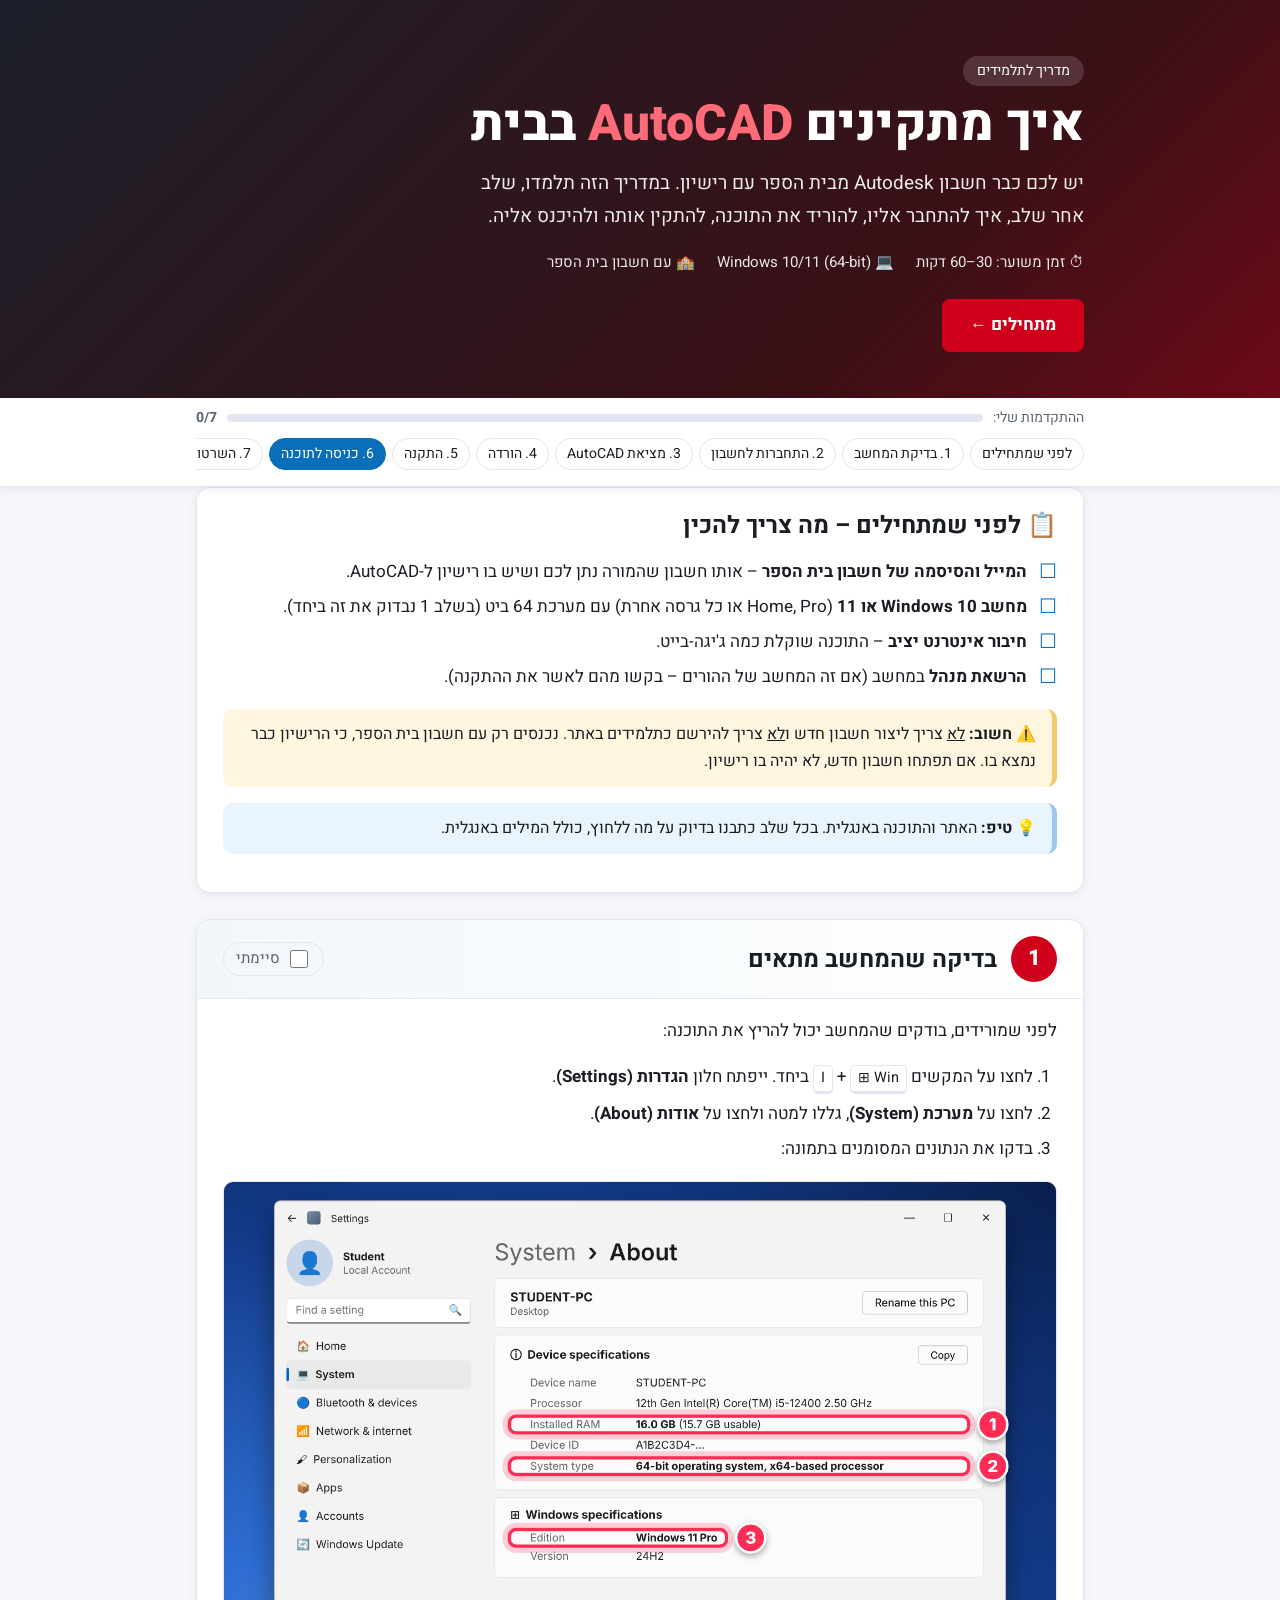
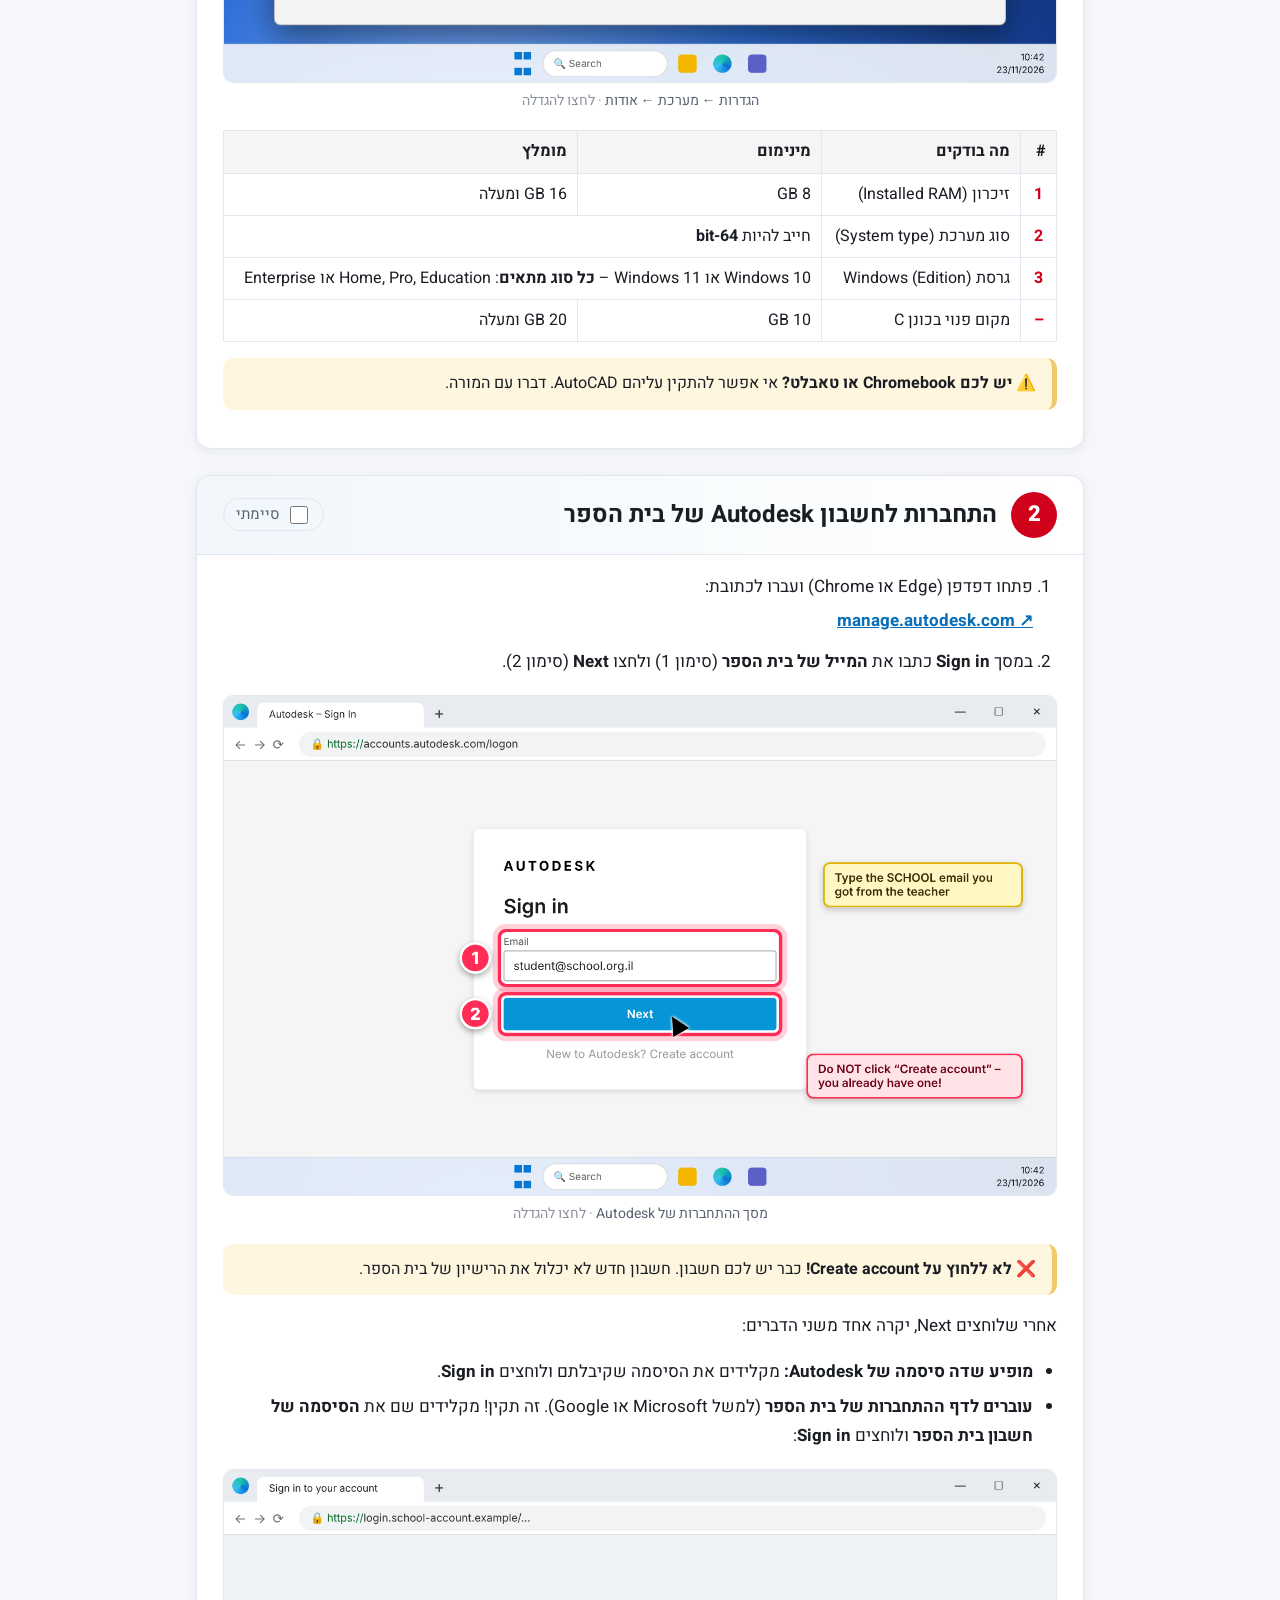
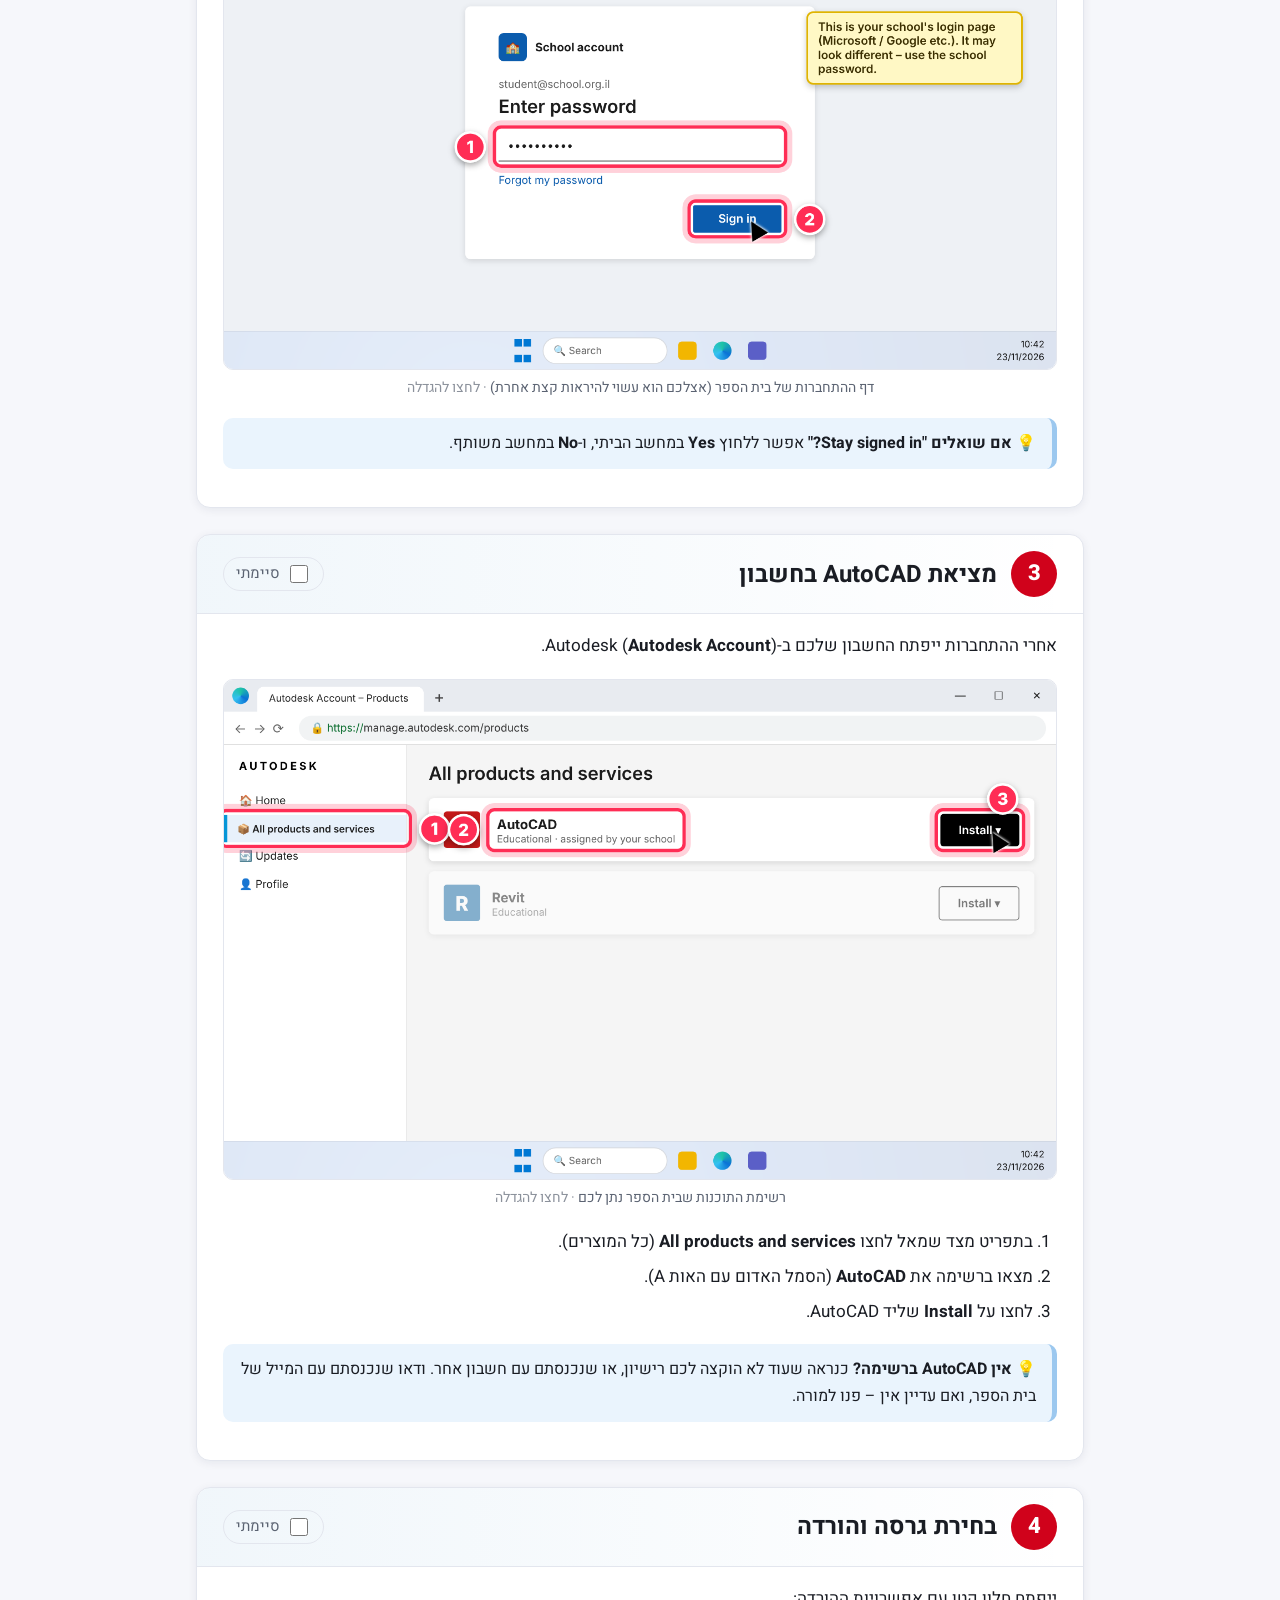
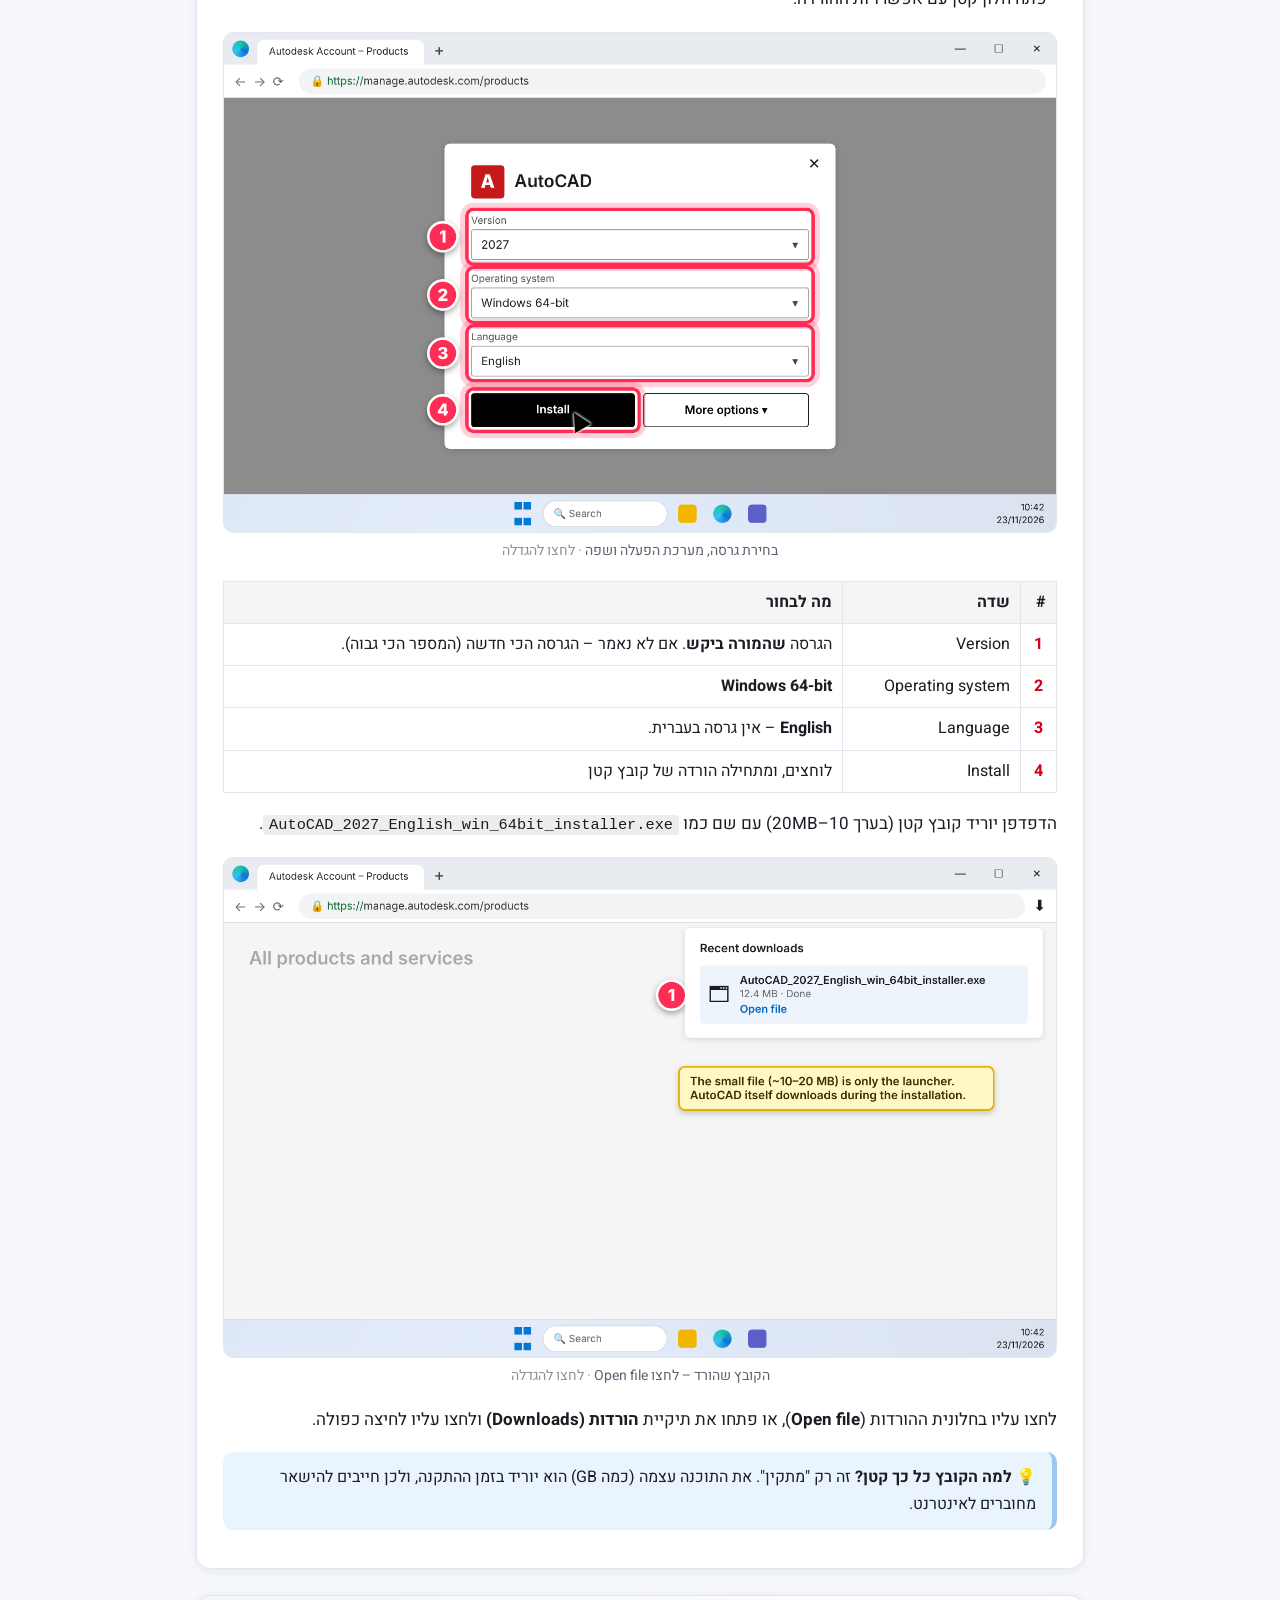
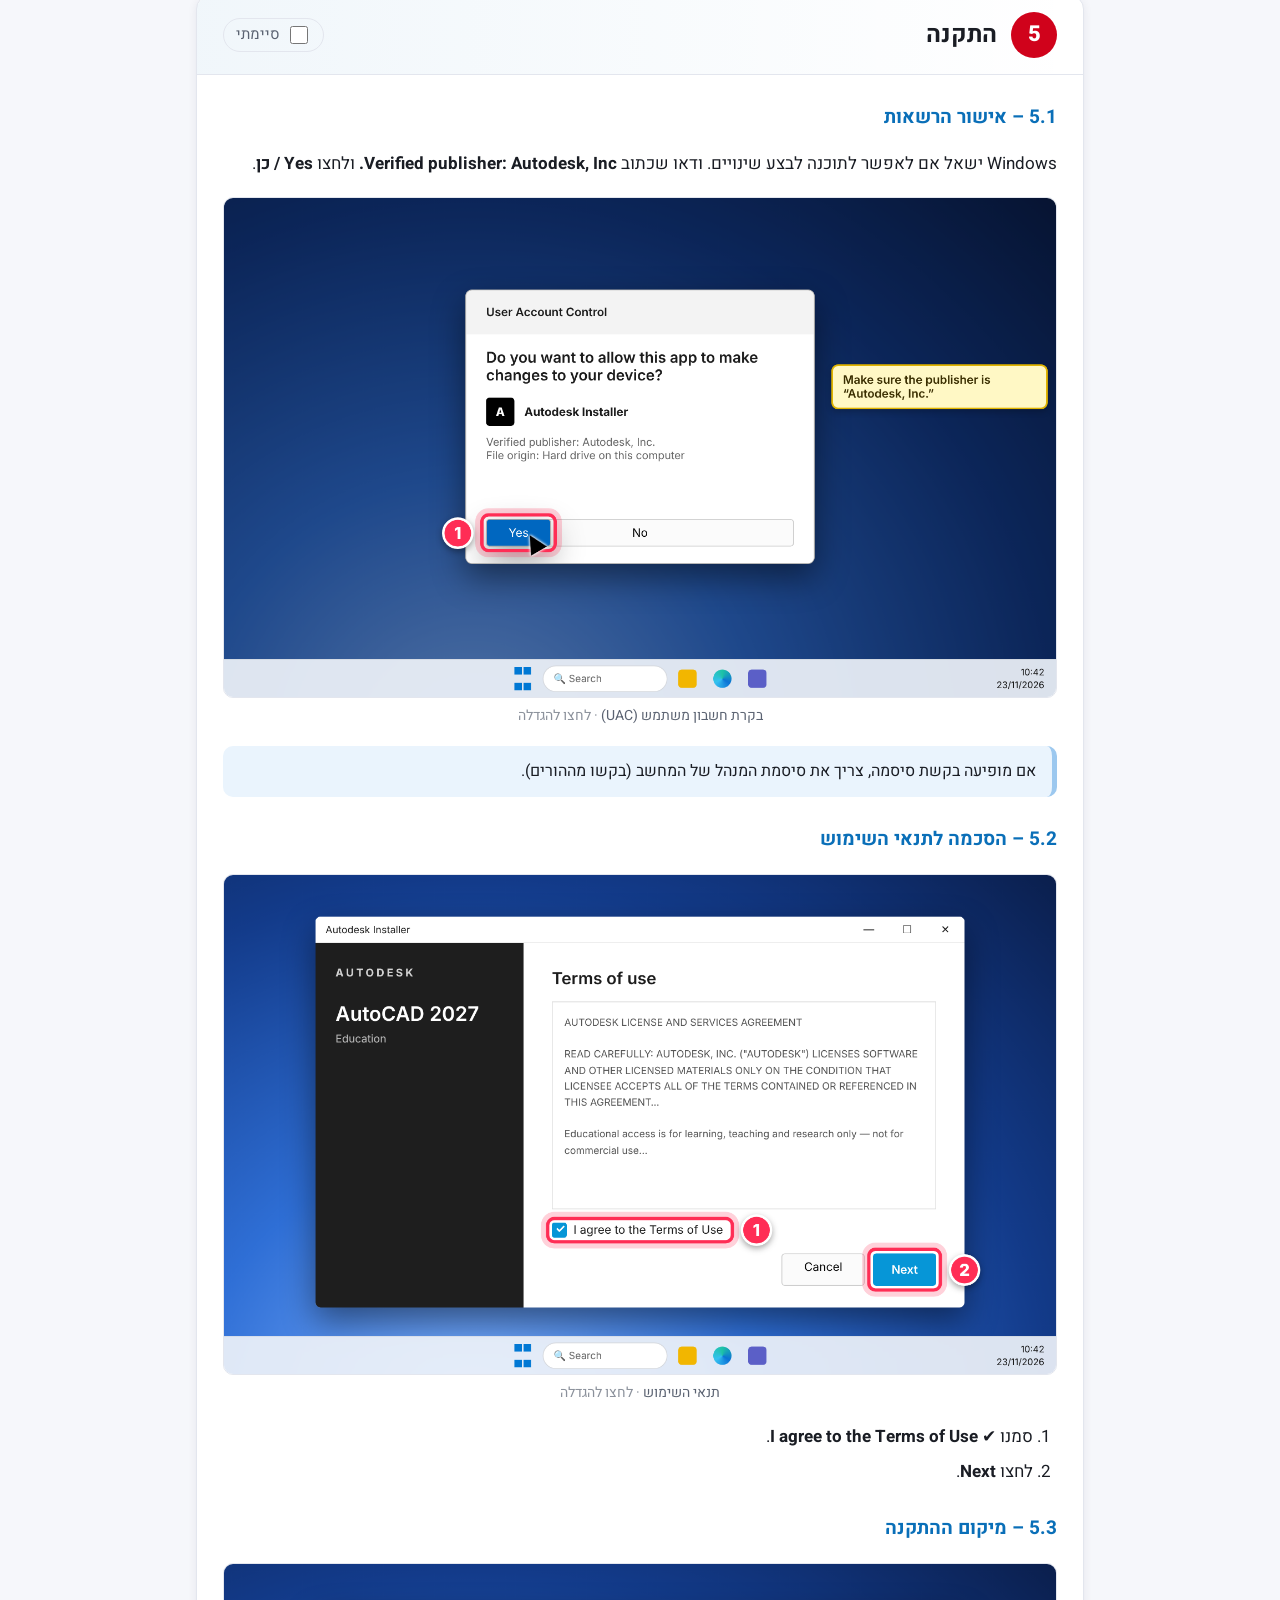
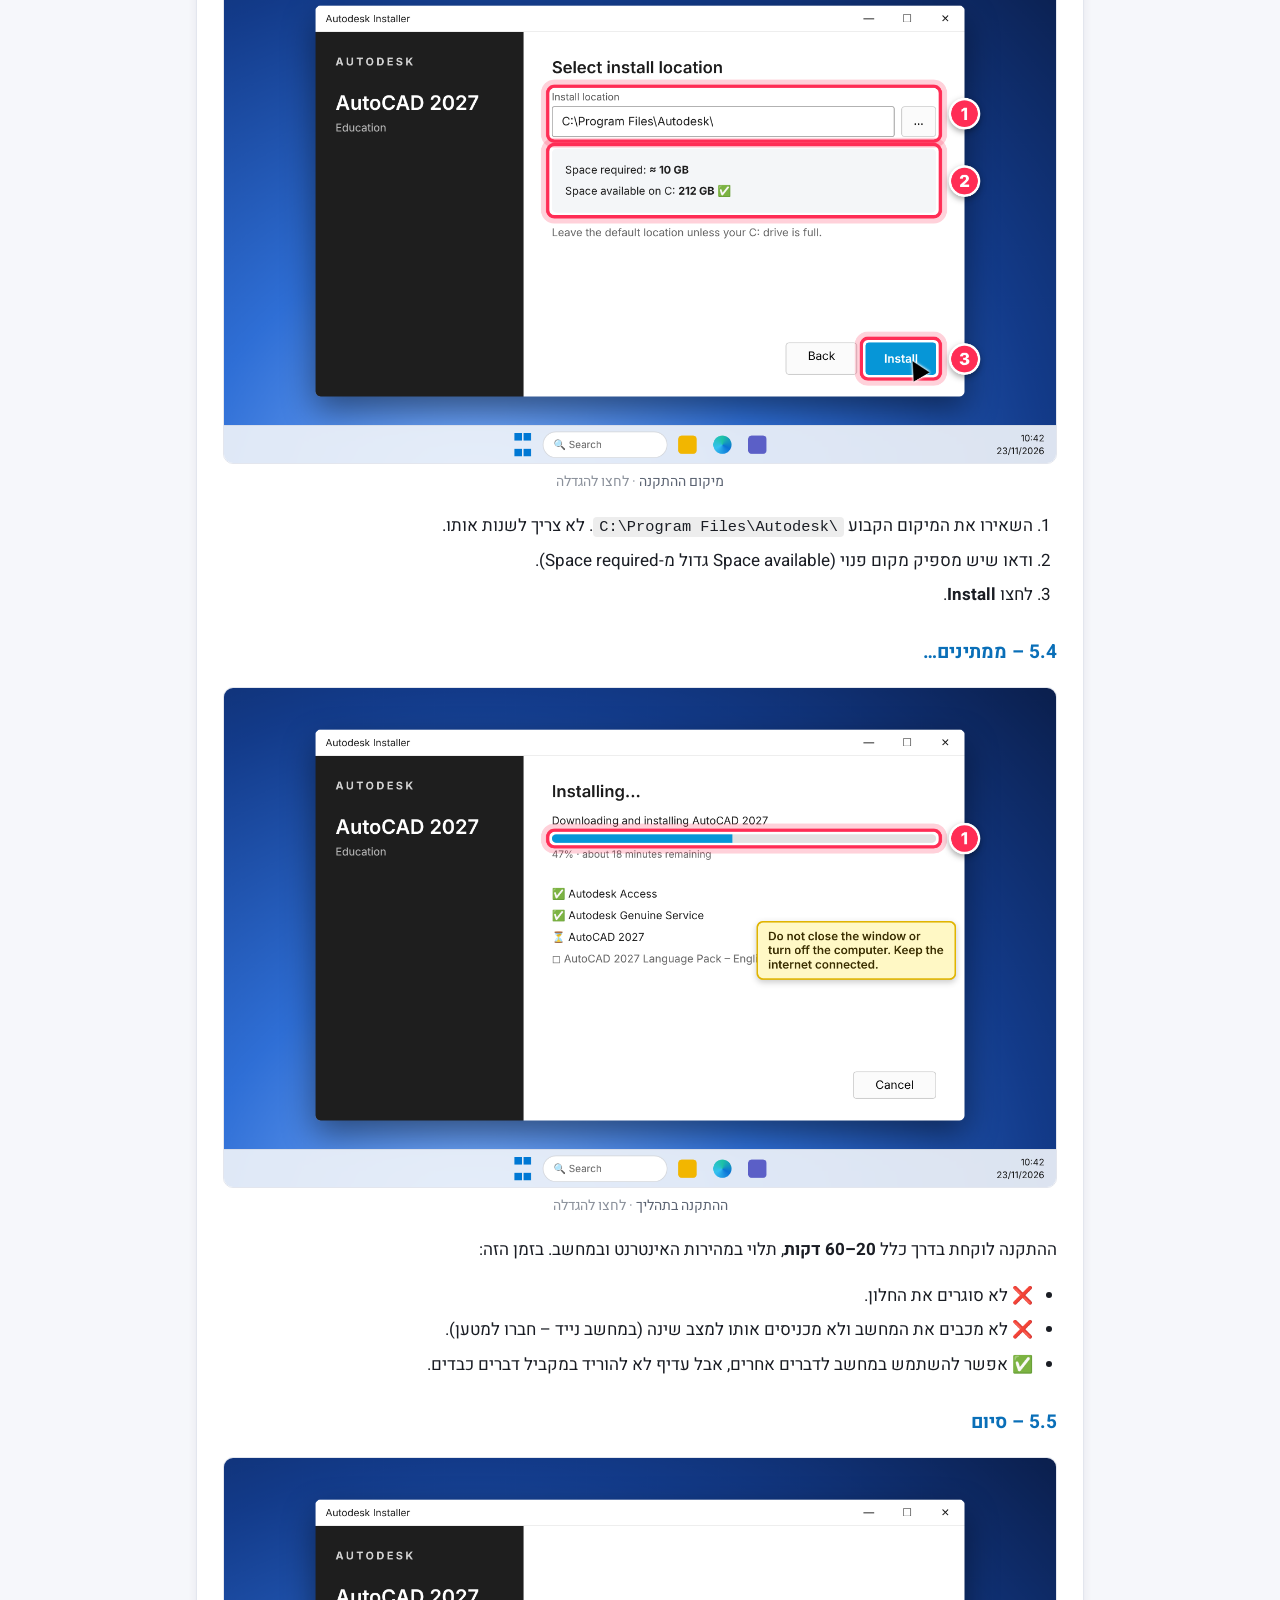
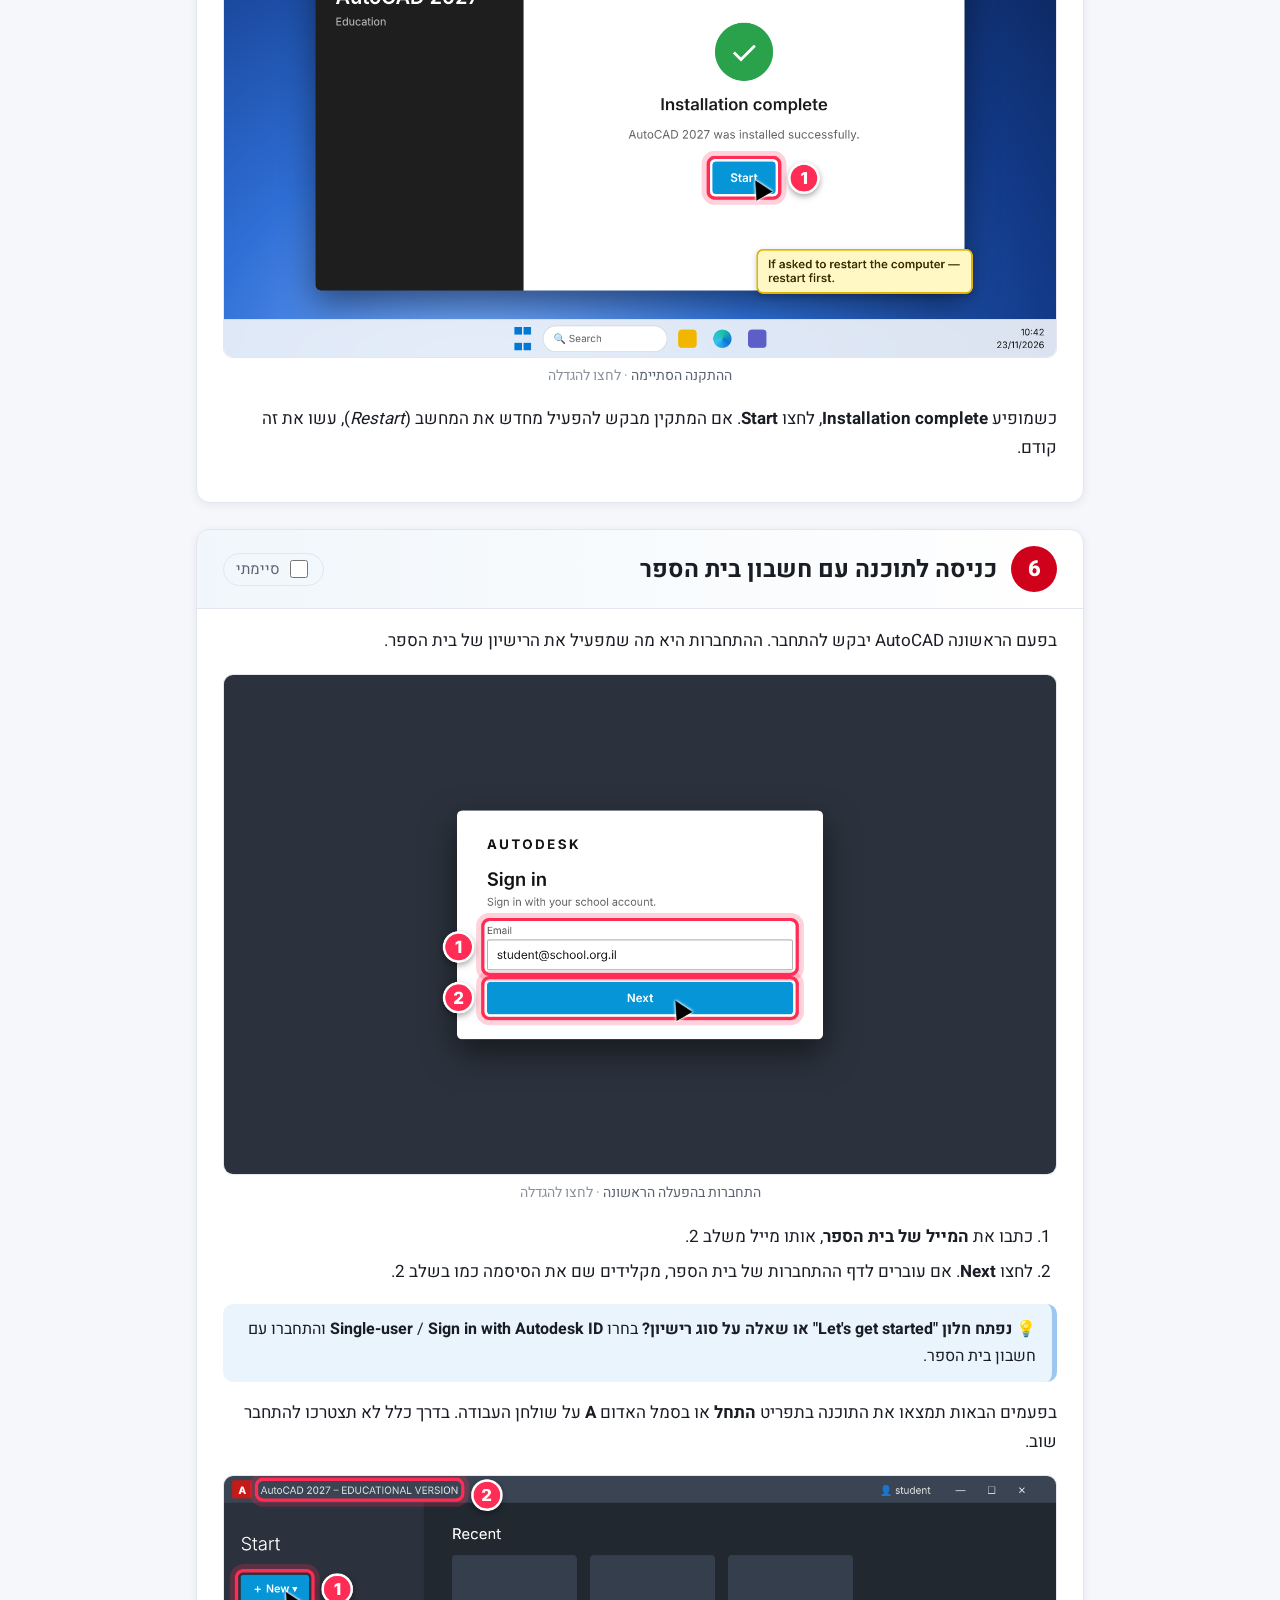
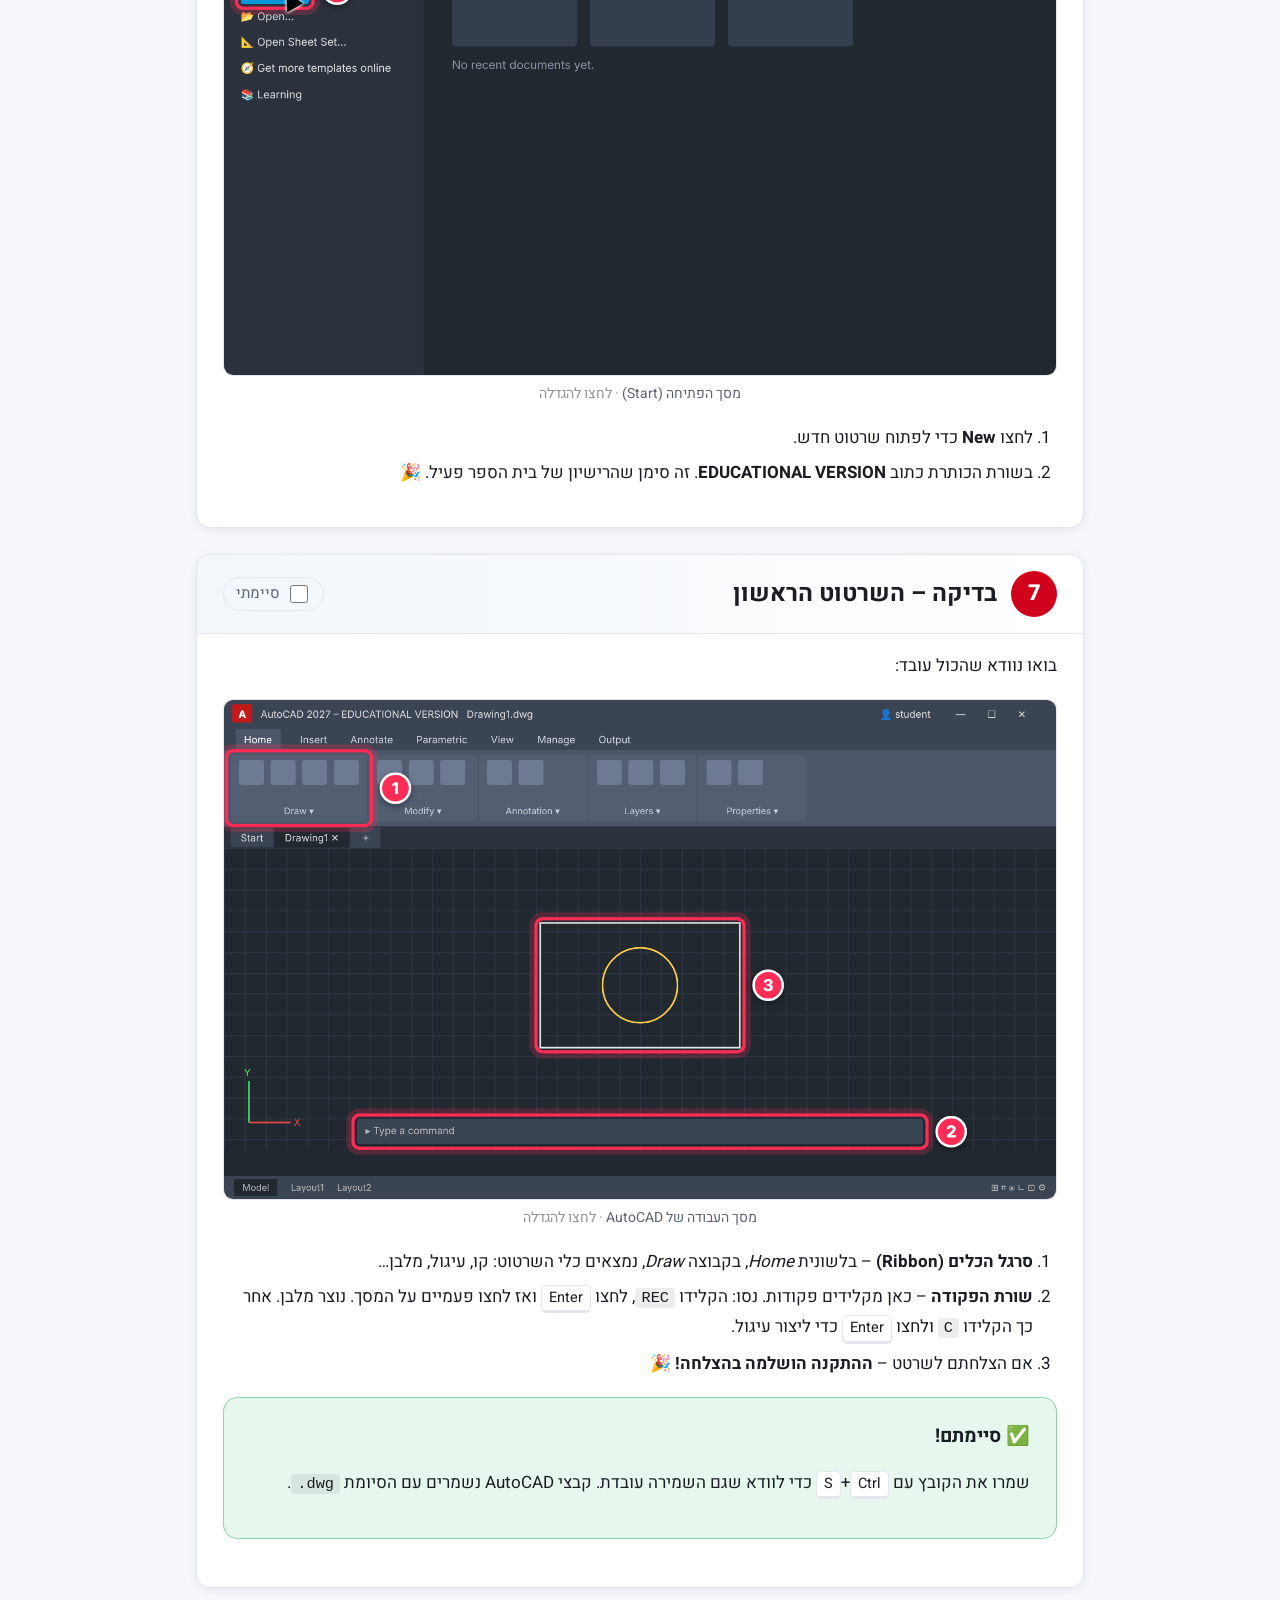
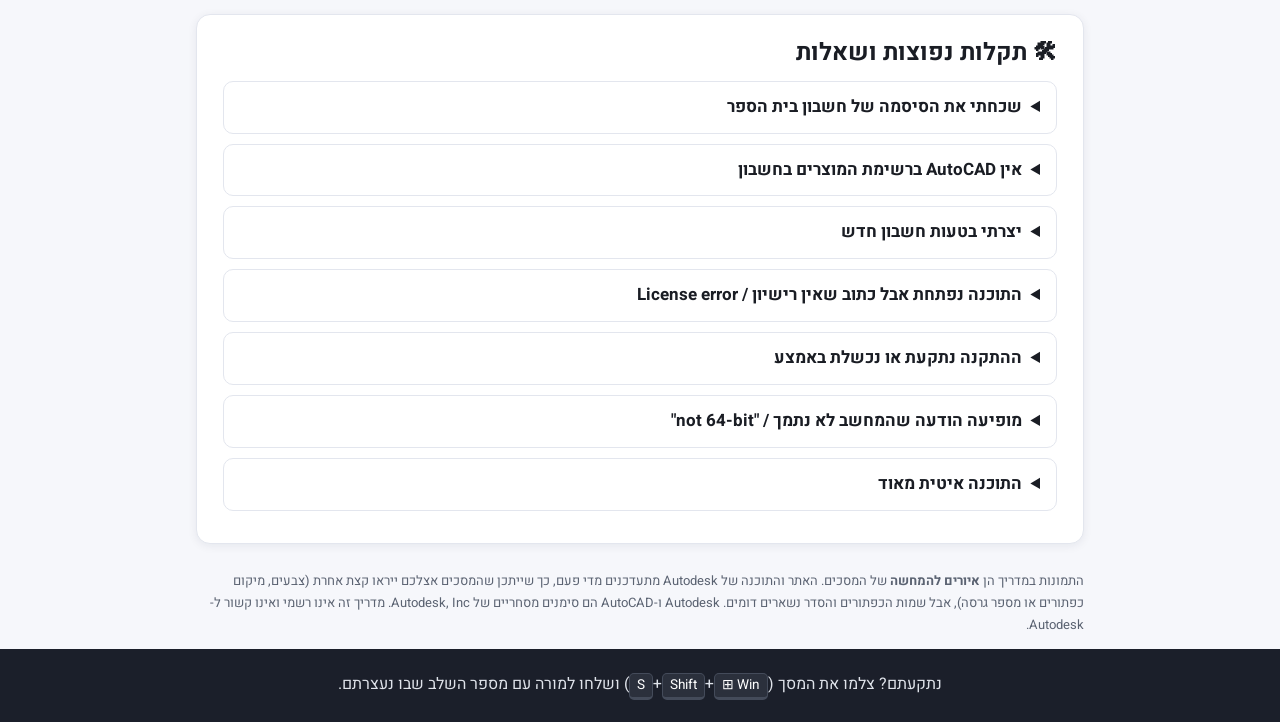
<file: index.html>
<!doctype html>
<html lang="he" dir="rtl">
<head>
<meta charset="utf-8">
<meta name="viewport" content="width=device-width, initial-scale=1">
<title>מדריך התקנת AutoCAD</title>
<meta name="description" content="מדריך לתלמידים: איך מתקינים AutoCAD בבית ונכנסים עם חשבון בית הספר – שלב אחר שלב, עם תמונות.">
<link rel="preconnect" href="https://fonts.googleapis.com">
<link rel="preconnect" href="https://fonts.gstatic.com" crossorigin>
<link href="https://fonts.googleapis.com/css2?family=Heebo:wght@400;500;700;800&display=swap" rel="stylesheet">
<link rel="stylesheet" href="style.css?v=5">
</head>
<body>

<header class="hero">
  <div class="wrap">
    <div class="badge">מדריך לתלמידים</div>
    <h1>איך מתקינים <span class="en">AutoCAD</span> בבית</h1>
    <p class="lead">יש לכם כבר חשבון Autodesk מבית הספר עם רישיון. במדריך הזה תלמדו, שלב אחר שלב, איך להתחבר אליו, להוריד את התוכנה, להתקין אותה ולהיכנס אליה.</p>
    <div class="hero-meta">
      <span>⏱ זמן משוער: 30–60 דקות</span>
      <span>💻 Windows 10/11 (64-bit)</span>
      <span>🏫 עם חשבון בית הספר</span>
    </div>
    <a class="cta" href="#before">מתחילים ←</a>
  </div>
</header>

<nav class="toc" aria-label="תוכן עניינים">
  <div class="wrap">
    <div class="progress-row">
      <span>ההתקדמות שלי:</span>
      <div class="pbar"><i id="pfill"></i></div>
      <b id="ptext">0/7</b>
    </div>
    <ol id="toc-list">
      <li><a href="#before">לפני שמתחילים</a></li>
      <li><a href="#s1">1. בדיקת המחשב</a></li>
      <li><a href="#s2">2. התחברות לחשבון</a></li>
      <li><a href="#s3">3. מציאת AutoCAD</a></li>
      <li><a href="#s4">4. הורדה</a></li>
      <li><a href="#s5">5. התקנה</a></li>
      <li><a href="#s6">6. כניסה לתוכנה</a></li>
      <li><a href="#s7">7. השרטוט הראשון</a></li>
      <li><a href="#faq">תקלות ושאלות</a></li>
    </ol>
  </div>
</nav>

<main class="wrap">

  <section id="before" class="box prep">
    <h2>📋 לפני שמתחילים – מה צריך להכין</h2>
    <ul class="checklist">
      <li><b>המייל והסיסמה של חשבון בית הספר</b> – אותו חשבון שהמורה נתן לכם ושיש בו רישיון ל-AutoCAD.</li>
      <li><b>מחשב Windows 10 או 11</b> (Home, Pro או כל גרסה אחרת) עם מערכת 64 ביט (בשלב 1 נבדוק את זה ביחד).</li>
      <li><b>חיבור אינטרנט יציב</b> – התוכנה שוקלת כמה ג'יגה-בייט.</li>
      <li><b>הרשאת מנהל</b> במחשב (אם זה המחשב של ההורים – בקשו מהם לאשר את ההתקנה).</li>
    </ul>
    <div class="warn"><b>⚠️ חשוב:</b> <u>לא</u> צריך ליצור חשבון חדש ו<u>לא</u> צריך להירשם כתלמידים באתר. נכנסים רק עם חשבון בית הספר, כי הרישיון כבר נמצא בו. אם תפתחו חשבון חדש, לא יהיה בו רישיון.</div>
    <div class="tip"><b>💡 טיפ:</b> האתר והתוכנה באנגלית. בכל שלב כתבנו בדיוק על מה ללחוץ, כולל המילים באנגלית.</div>
  </section>

  <!-- STEP 1 -->
  <section class="step" id="s1">
    <header><span class="n">1</span><h2>בדיקה שהמחשב מתאים</h2><label class="done"><input type="checkbox"> סיימתי</label></header>
    <p>לפני שמורידים, בודקים שהמחשב יכול להריץ את התוכנה:</p>
    <ol>
      <li>לחצו על המקשים <kbd>⊞ Win</kbd> + <kbd>I</kbd> ביחד. ייפתח חלון <b>הגדרות (Settings)</b>.</li>
      <li>לחצו על <b>מערכת (System)</b>, גללו למטה ולחצו על <b>אודות (About)</b>.</li>
      <li>בדקו את הנתונים המסומנים בתמונה:</li>
    </ol>
    <figure><img src="images/01-system-about.png?v=5" alt="חלון הגדרות של Windows – System > About, עם סימון על הזיכרון, סוג המערכת וגרסת Windows (בדוגמה: Windows 11 Pro)" loading="lazy"><figcaption>הגדרות ← מערכת ← אודות</figcaption></figure>
    <table class="req">
      <tr><th>#</th><th>מה בודקים</th><th>מינימום</th><th>מומלץ</th></tr>
      <tr><td>1</td><td>זיכרון (Installed RAM)</td><td>8 GB</td><td>16 GB ומעלה</td></tr>
      <tr><td>2</td><td>סוג מערכת (System type)</td><td colspan="2">חייב להיות <b>64-bit</b></td></tr>
      <tr><td>3</td><td>גרסת Windows (Edition)</td><td colspan="2">Windows 10 או Windows 11 – <b>כל סוג מתאים</b>: Home, Pro, Education או Enterprise</td></tr>
      <tr><td>–</td><td>מקום פנוי בכונן C</td><td>10 GB</td><td>20 GB ומעלה</td></tr>
    </table>
    <div class="warn"><b>⚠️ יש לכם Chromebook או טאבלט?</b> אי אפשר להתקין עליהם AutoCAD. דברו עם המורה.</div>
  </section>

  <!-- STEP 2 -->
  <section class="step" id="s2">
    <header><span class="n">2</span><h2>התחברות לחשבון Autodesk של בית הספר</h2><label class="done"><input type="checkbox"> סיימתי</label></header>
    <ol>
      <li>פתחו דפדפן (Edge או Chrome) ועברו לכתובת:<br>
        <a class="link-big" href="https://manage.autodesk.com" target="_blank" rel="noopener">manage.autodesk.com ↗</a></li>
      <li>במסך <b>Sign in</b> כתבו את <b>המייל של בית הספר</b> (סימון 1) ולחצו <b>Next</b> (סימון 2).</li>
    </ol>
    <figure><img src="images/03-sign-in.png?v=5" alt="מסך Sign in של Autodesk עם שדה המייל וכפתור Next מסומנים" loading="lazy"><figcaption>מסך ההתחברות של Autodesk</figcaption></figure>
    <div class="warn"><b>❌ לא ללחוץ על Create account!</b> כבר יש לכם חשבון. חשבון חדש לא יכלול את הרישיון של בית הספר.</div>
    <p>אחרי שלוחצים Next, יקרה אחד משני הדברים:</p>
    <ul>
      <li><b>מופיע שדה סיסמה של Autodesk:</b> מקלידים את הסיסמה שקיבלתם ולוחצים <b>Sign in</b>.</li>
      <li><b>עוברים לדף ההתחברות של בית הספר</b> (למשל Microsoft או Google). זה תקין! מקלידים שם את <b>הסיסמה של חשבון בית הספר</b> ולוחצים <b>Sign in</b>:</li>
    </ul>
    <figure><img src="images/04-school-login.png?v=5" alt="דף התחברות של חשבון בית הספר עם שדה הסיסמה וכפתור Sign in מסומנים" loading="lazy"><figcaption>דף ההתחברות של בית הספר (אצלכם הוא עשוי להיראות קצת אחרת)</figcaption></figure>
    <div class="tip"><b>💡 אם שואלים "Stay signed in?"</b> אפשר ללחוץ <b>Yes</b> במחשב הביתי, ו-<b>No</b> במחשב משותף.</div>
  </section>

  <!-- STEP 3 -->
  <section class="step" id="s3">
    <header><span class="n">3</span><h2>מציאת AutoCAD בחשבון</h2><label class="done"><input type="checkbox"> סיימתי</label></header>
    <p>אחרי ההתחברות ייפתח החשבון שלכם ב-Autodesk (<b>Autodesk Account</b>).</p>
    <figure><img src="images/05-account-products.png?v=5" alt="Autodesk Account – רשימת המוצרים, עם All products and services, AutoCAD וכפתור Install מסומנים" loading="lazy"><figcaption>רשימת התוכנות שבית הספר נתן לכם</figcaption></figure>
    <ol>
      <li>בתפריט מצד שמאל לחצו <b>All products and services</b> (כל המוצרים).</li>
      <li>מצאו ברשימה את <b>AutoCAD</b> (הסמל האדום עם האות A).</li>
      <li>לחצו על <b>Install</b> שליד AutoCAD.</li>
    </ol>
    <div class="tip"><b>💡 אין AutoCAD ברשימה?</b> כנראה שעוד לא הוקצה לכם רישיון, או שנכנסתם עם חשבון אחר. ודאו שנכנסתם עם המייל של בית הספר, ואם עדיין אין – פנו למורה.</div>
  </section>

  <!-- STEP 4 -->
  <section class="step" id="s4">
    <header><span class="n">4</span><h2>בחירת גרסה והורדה</h2><label class="done"><input type="checkbox"> סיימתי</label></header>
    <p>ייפתח חלון קטן עם אפשרויות ההורדה:</p>
    <figure><img src="images/08-download-options.png?v=5" alt="חלון בחירת גרסה, מערכת הפעלה ושפה, עם כפתור Install מסומן" loading="lazy"><figcaption>בחירת גרסה, מערכת הפעלה ושפה</figcaption></figure>
    <table class="req fields">
      <tr><th>#</th><th>שדה</th><th>מה לבחור</th></tr>
      <tr><td>1</td><td>Version</td><td>הגרסה <b>שהמורה ביקש</b>. אם לא נאמר – הגרסה הכי חדשה (המספר הכי גבוה).</td></tr>
      <tr><td>2</td><td>Operating system</td><td><b>Windows 64-bit</b></td></tr>
      <tr><td>3</td><td>Language</td><td><b>English</b> – אין גרסה בעברית.</td></tr>
      <tr><td>4</td><td>Install</td><td>לוחצים, ומתחילה הורדה של קובץ קטן</td></tr>
    </table>
    <p>הדפדפן יוריד קובץ קטן (בערך 10–20MB) עם שם כמו <code>AutoCAD_2027_English_win_64bit_installer.exe</code>.</p>
    <figure><img src="images/09-downloaded.png?v=5" alt="חלונית ההורדות של הדפדפן עם קובץ ההתקנה וקישור Open file" loading="lazy"><figcaption>הקובץ שהורד – לחצו Open file</figcaption></figure>
    <p>לחצו עליו בחלונית ההורדות (<b>Open file</b>), או פתחו את תיקיית <b>הורדות (Downloads)</b> ולחצו עליו לחיצה כפולה.</p>
    <div class="tip"><b>💡 למה הקובץ כל כך קטן?</b> זה רק "מתקין". את התוכנה עצמה (כמה GB) הוא יוריד בזמן ההתקנה, ולכן חייבים להישאר מחוברים לאינטרנט.</div>
  </section>

  <!-- STEP 5 -->
  <section class="step" id="s5">
    <header><span class="n">5</span><h2>התקנה</h2><label class="done"><input type="checkbox"> סיימתי</label></header>

    <h3>5.1 – אישור הרשאות</h3>
    <p>Windows ישאל אם לאפשר לתוכנה לבצע שינויים. ודאו שכתוב <b>Verified publisher: Autodesk, Inc.</b> ולחצו <b>Yes / כן</b>.</p>
    <figure><img src="images/10-uac.png?v=5" alt="חלון בקרת חשבון משתמש של Windows עם הכפתור Yes מסומן" loading="lazy"><figcaption>בקרת חשבון משתמש (UAC)</figcaption></figure>
    <div class="tip">אם מופיעה בקשת סיסמה, צריך את סיסמת המנהל של המחשב (בקשו מההורים).</div>

    <h3>5.2 – הסכמה לתנאי השימוש</h3>
    <figure><img src="images/11-license.png?v=5" alt="מתקין AutoCAD במסך תנאי השימוש, עם תיבת הסימון וכפתור Next מסומנים" loading="lazy"><figcaption>תנאי השימוש</figcaption></figure>
    <ol>
      <li>סמנו ✔ <b>I agree to the Terms of Use</b>.</li>
      <li>לחצו <b>Next</b>.</li>
    </ol>

    <h3>5.3 – מיקום ההתקנה</h3>
    <figure><img src="images/12-location.png?v=5" alt="מסך בחירת מיקום התקנה עם הנתיב, נפח פנוי וכפתור Install מסומנים" loading="lazy"><figcaption>מיקום ההתקנה</figcaption></figure>
    <ol>
      <li>השאירו את המיקום הקבוע <code>C:\Program Files\Autodesk\</code>. לא צריך לשנות אותו.</li>
      <li>ודאו שיש מספיק מקום פנוי (Space available גדול מ-Space required).</li>
      <li>לחצו <b>Install</b>.</li>
    </ol>

    <h3>5.4 – ממתינים…</h3>
    <figure><img src="images/13-progress.png?v=5" alt="מתקין AutoCAD באמצע התקנה עם פס התקדמות מסומן" loading="lazy"><figcaption>ההתקנה בתהליך</figcaption></figure>
    <p>ההתקנה לוקחת בדרך כלל <b>20–60 דקות</b>, תלוי במהירות האינטרנט ובמחשב. בזמן הזה:</p>
    <ul>
      <li>❌ לא סוגרים את החלון.</li>
      <li>❌ לא מכבים את המחשב ולא מכניסים אותו למצב שינה (במחשב נייד – חברו למטען).</li>
      <li>✅ אפשר להשתמש במחשב לדברים אחרים, אבל עדיף לא להוריד במקביל דברים כבדים.</li>
    </ul>

    <h3>5.5 – סיום</h3>
    <figure><img src="images/14-complete.png?v=5" alt="מסך Installation complete עם כפתור Start מסומן" loading="lazy"><figcaption>ההתקנה הסתיימה</figcaption></figure>
    <p>כשמופיע <b>Installation complete</b>, לחצו <b>Start</b>. אם המתקין מבקש להפעיל מחדש את המחשב (<i>Restart</i>), עשו את זה קודם.</p>
  </section>

  <!-- STEP 6 -->
  <section class="step" id="s6">
    <header><span class="n">6</span><h2>כניסה לתוכנה עם חשבון בית הספר</h2><label class="done"><input type="checkbox"> סיימתי</label></header>
    <p>בפעם הראשונה AutoCAD יבקש להתחבר. ההתחברות היא מה שמפעיל את הרישיון של בית הספר.</p>
    <figure><img src="images/15-launch-signin.png?v=5" alt="מסך התחברות בהפעלה הראשונה של AutoCAD עם שדה Email וכפתור Next מסומנים" loading="lazy"><figcaption>התחברות בהפעלה הראשונה</figcaption></figure>
    <ol>
      <li>כתבו את <b>המייל של בית הספר</b>, אותו מייל משלב 2.</li>
      <li>לחצו <b>Next</b>. אם עוברים לדף ההתחברות של בית הספר, מקלידים שם את הסיסמה כמו בשלב 2.</li>
    </ol>
    <div class="tip"><b>💡 נפתח חלון "Let's get started" או שאלה על סוג רישיון?</b> בחרו <b>Single-user</b> / <b>Sign in with Autodesk ID</b> והתחברו עם חשבון בית הספר.</div>
    <p>בפעמים הבאות תמצאו את התוכנה בתפריט <b>התחל</b> או בסמל האדום <b>A</b> על שולחן העבודה. בדרך כלל לא תצטרכו להתחבר שוב.</p>
    <figure><img src="images/16-start.png?v=5" alt="מסך הפתיחה של AutoCAD עם הכפתור New ושורת הכותרת EDUCATIONAL VERSION מסומנים" loading="lazy"><figcaption>מסך הפתיחה (Start)</figcaption></figure>
    <ol>
      <li>לחצו <b>New</b> כדי לפתוח שרטוט חדש.</li>
      <li>בשורת הכותרת כתוב <b>EDUCATIONAL VERSION</b>. זה סימן שהרישיון של בית הספר פעיל. 🎉</li>
    </ol>
  </section>

  <!-- STEP 7 -->
  <section class="step" id="s7">
    <header><span class="n">7</span><h2>בדיקה – השרטוט הראשון</h2><label class="done"><input type="checkbox"> סיימתי</label></header>
    <p>בואו נוודא שהכול עובד:</p>
    <figure><img src="images/17-drawing.png?v=5" alt="מסך העבודה של AutoCAD: סרגל Draw, שורת הפקודה ומלבן ועיגול משורטטים מסומנים" loading="lazy"><figcaption>מסך העבודה של AutoCAD</figcaption></figure>
    <ol>
      <li><b>סרגל הכלים (Ribbon)</b> – בלשונית <i>Home</i>, בקבוצה <i>Draw</i>, נמצאים כלי השרטוט: קו, עיגול, מלבן…</li>
      <li><b>שורת הפקודה</b> – כאן מקלידים פקודות. נסו: הקלידו <code>REC</code>, לחצו <kbd>Enter</kbd> ואז לחצו פעמיים על המסך. נוצר מלבן. אחר כך הקלידו <code>C</code> ולחצו <kbd>Enter</kbd> כדי ליצור עיגול.</li>
      <li>אם הצלחתם לשרטט – <b>ההתקנה הושלמה בהצלחה!</b> 🎉</li>
    </ol>
    <div class="box success">
      <h3>✅ סיימתם!</h3>
      <p>שמרו את הקובץ עם <kbd>Ctrl</kbd>+<kbd>S</kbd> כדי לוודא שגם השמירה עובדת. קבצי AutoCAD נשמרים עם הסיומת <code>.dwg</code>.</p>
    </div>
  </section>

  <!-- FAQ -->
  <section id="faq" class="box">
    <h2>🛠 תקלות נפוצות ושאלות</h2>

    <details><summary>שכחתי את הסיסמה של חשבון בית הספר</summary>
      <p>אם התחברתם דרך דף ההתחברות של בית הספר, הסיסמה שייכת לבית הספר ולא ל-Autodesk. פנו למורה או לרכז המחשוב כדי לאפס אותה. אם הסיסמה היא של Autodesk, לחצו <i>Forgot password</i> במסך ההתחברות.</p></details>

    <details><summary>אין AutoCAD ברשימת המוצרים בחשבון</summary>
      <ul><li>ודאו שנכנסתם עם <b>המייל של בית הספר</b> ולא עם מייל פרטי (לחצו על שם המשתמש למעלה ← <i>Sign out</i> והתחברו שוב).</li><li>אם המייל נכון ועדיין אין AutoCAD, כנראה שהרישיון עוד לא הוקצה לכם. פנו למורה.</li></ul></details>

    <details><summary>יצרתי בטעות חשבון חדש</summary>
      <p>לא נורא. פשוט צאו ממנו (<i>Sign out</i>) והתחברו עם המייל של בית הספר. בחשבון החדש לא תשתמשו.</p></details>

    <details><summary>התוכנה נפתחת אבל כתוב שאין רישיון / License error</summary>
      <p>כנראה שהתחברתם לתוכנה עם חשבון אחר. בתוך AutoCAD לחצו על שם המשתמש בפינה העליונה ← <i>Sign out</i>, סגרו ופתחו את התוכנה, והתחברו עם המייל של בית הספר.</p></details>

    <details><summary>ההתקנה נתקעת או נכשלת באמצע</summary>
      <ul>
        <li>בדקו את חיבור האינטרנט והפעילו מחדש את המחשב.</li>
        <li>ודאו שיש לפחות 10–20GB פנויים בכונן C.</li>
        <li>הריצו שוב את קובץ ההתקנה מתיקיית ההורדות. הוא ימשיך מאיפה שעצר.</li>
        <li>הריצו Windows Update, התקינו עדכונים ממתינים ונסו שוב.</li>
      </ul></details>

    <details><summary>מופיעה הודעה שהמחשב לא נתמך / "not 64-bit"</summary>
      <p>המחשב עם Windows של 32 ביט או ישן מדי, ו-AutoCAD לא יעבוד עליו. דברו עם המורה.</p></details>

    <details><summary>התוכנה איטית מאוד</summary>
      <p>סגרו תוכנות אחרות (במיוחד דפדפן עם הרבה לשוניות, ומשחקים). במחשב נייד – חברו למטען. אם יש במחשב פחות מ-8GB זיכרון, הוא חלש מדי ל-AutoCAD.</p></details>
  </section>

  <p class="disclaimer">התמונות במדריך הן <b>איורים להמחשה</b> של המסכים. האתר והתוכנה של Autodesk מתעדכנים מדי פעם, כך שייתכן שהמסכים אצלכם ייראו קצת אחרת (צבעים, מיקום כפתורים או מספר גרסה), אבל שמות הכפתורים והסדר נשארים דומים. Autodesk ו-AutoCAD הם סימנים מסחריים של Autodesk, Inc. מדריך זה אינו רשמי ואינו קשור ל-Autodesk.</p>
</main>

<footer class="foot">
  <div class="wrap">נתקעתם? צלמו את המסך (<kbd>⊞ Win</kbd>+<kbd>Shift</kbd>+<kbd>S</kbd>) ושלחו למורה עם מספר השלב שבו נעצרתם.</div>
</footer>

<div id="lightbox" hidden><img alt=""><button aria-label="סגירה">✕</button></div>

<script src="script.js?v=5"></script>
</body>
</html>
</file>
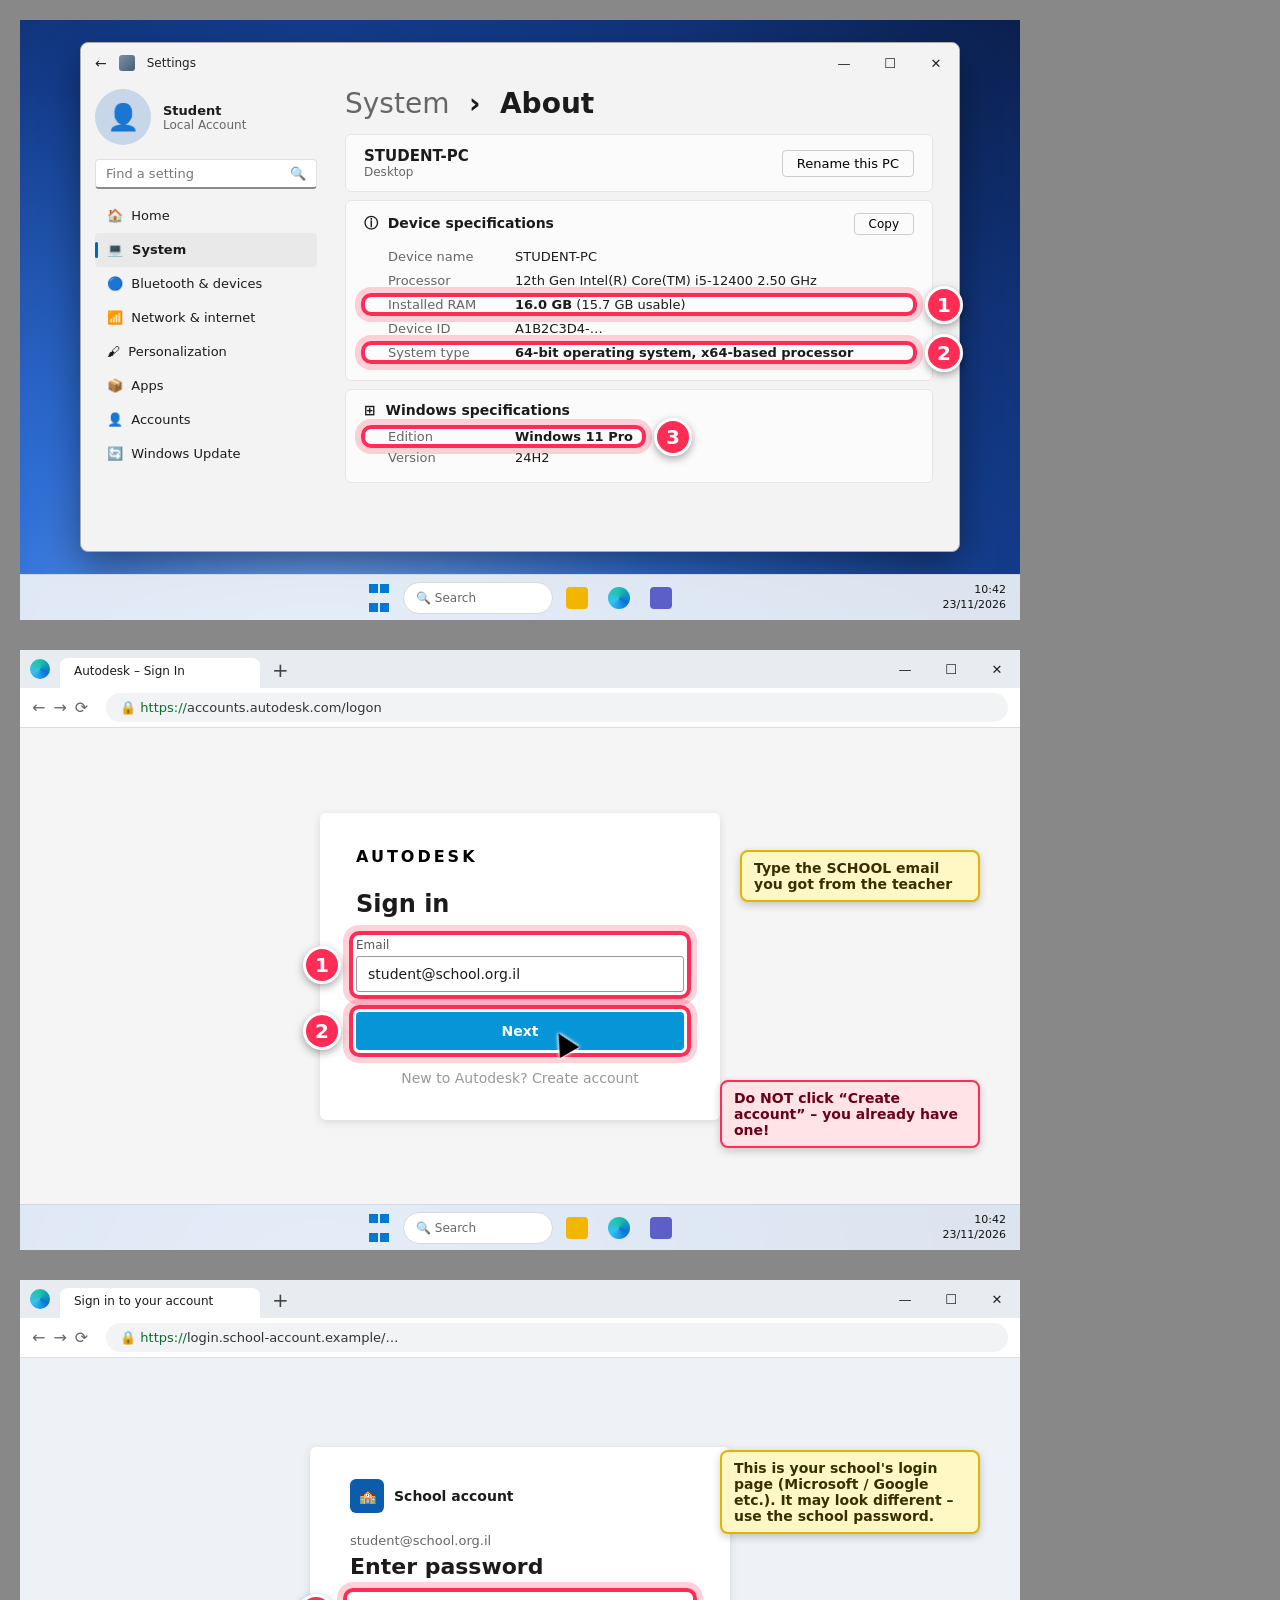
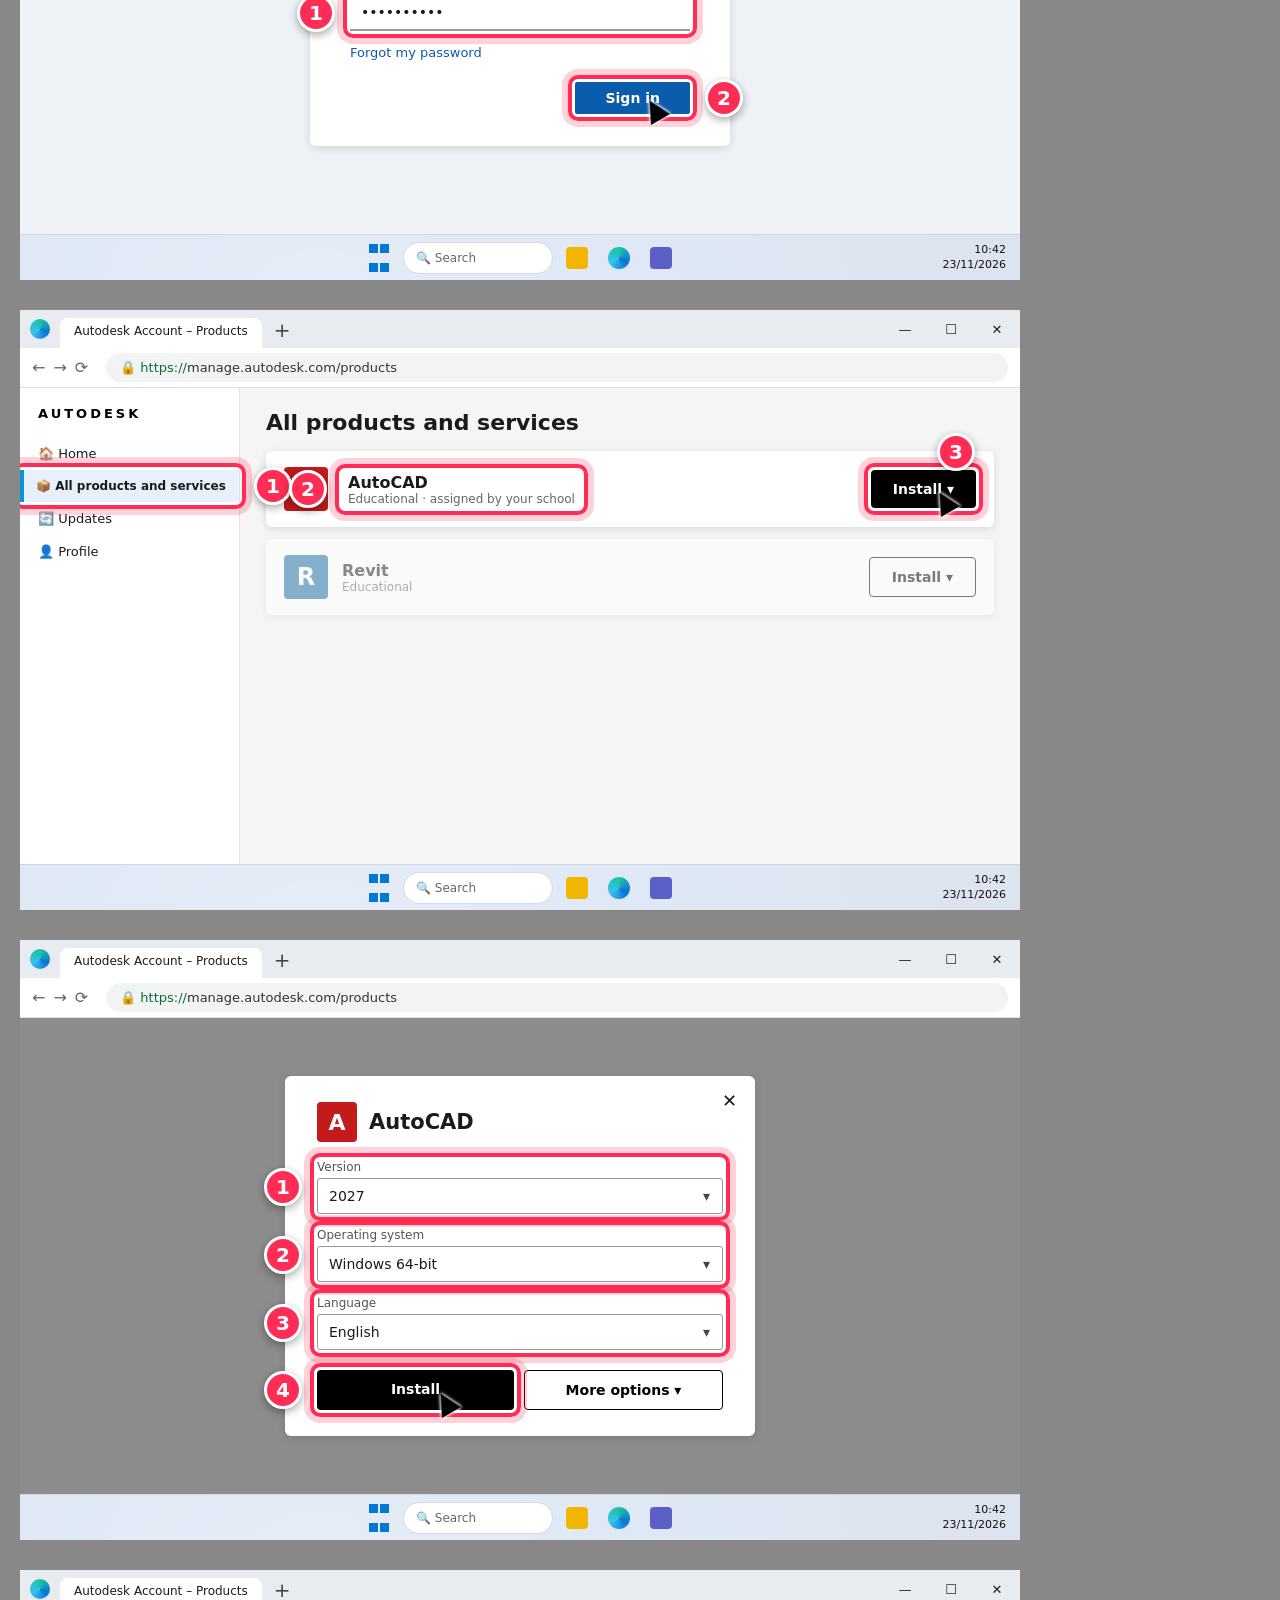
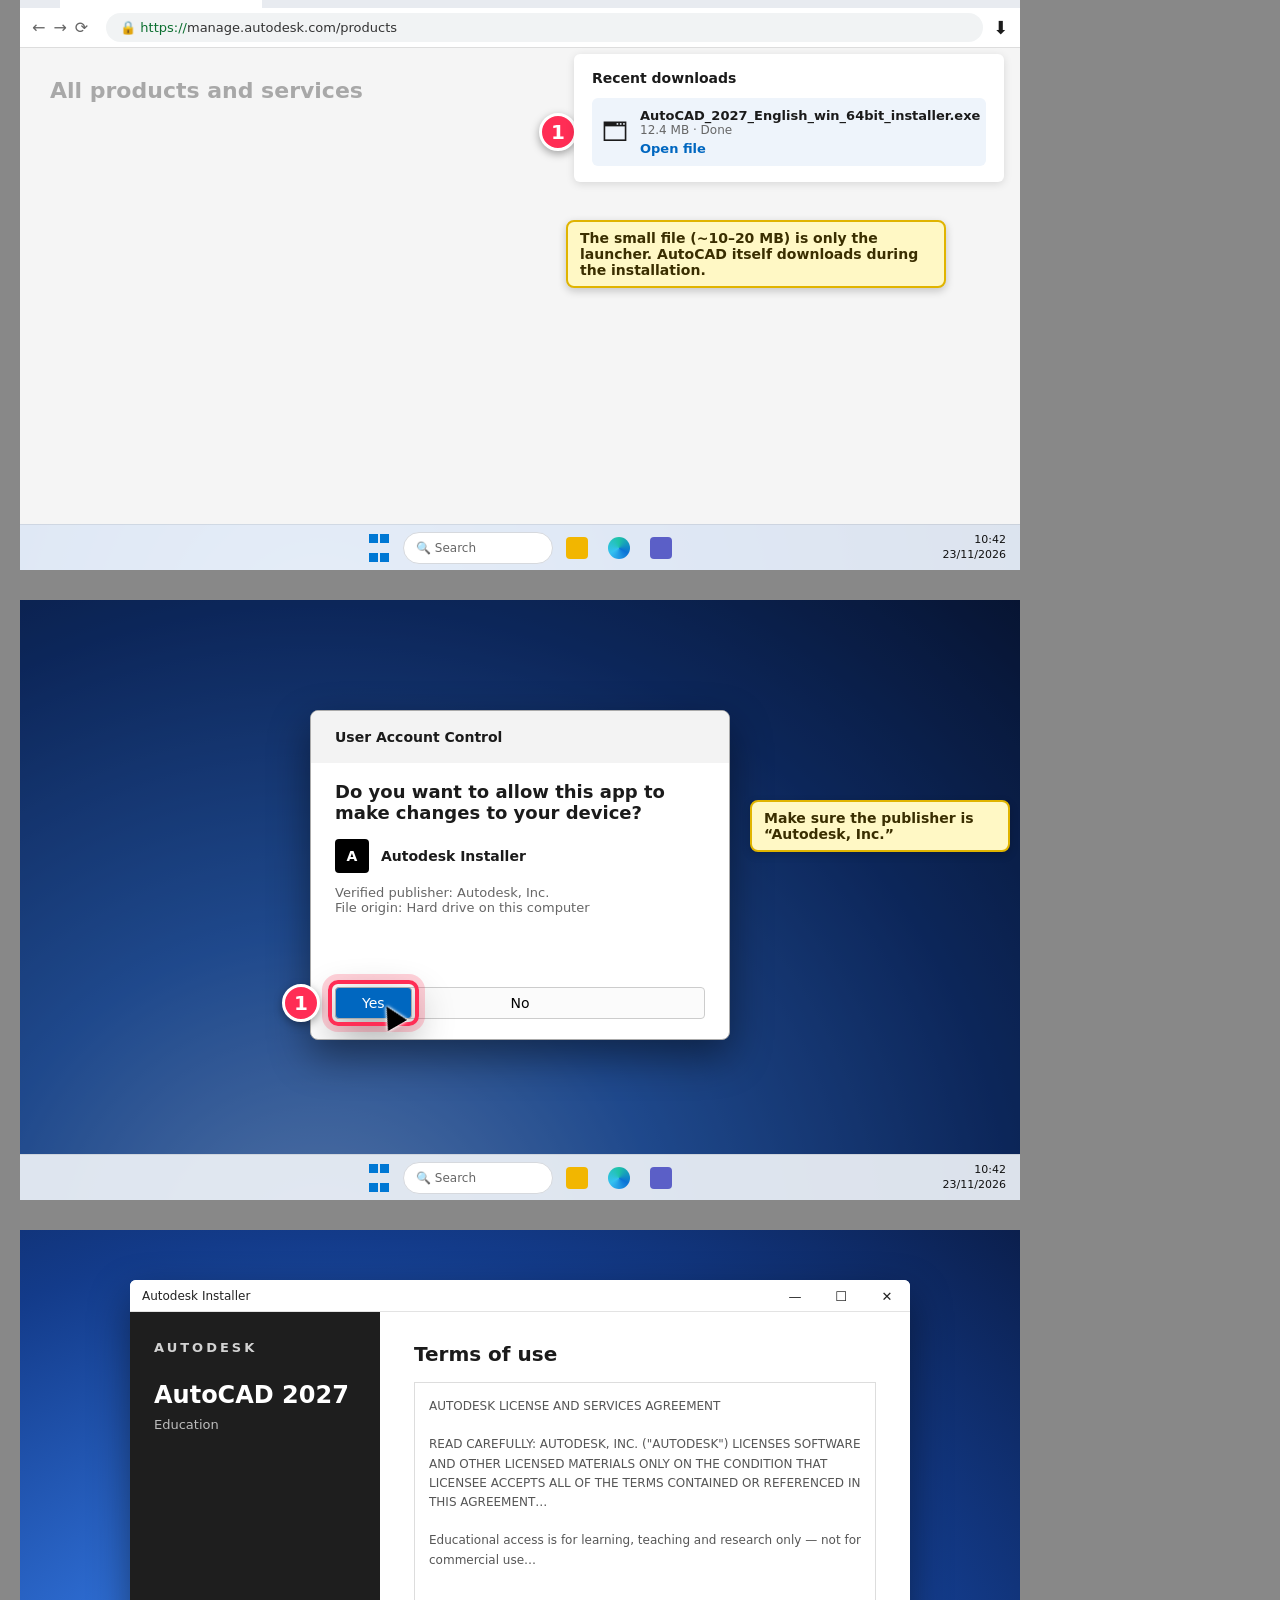
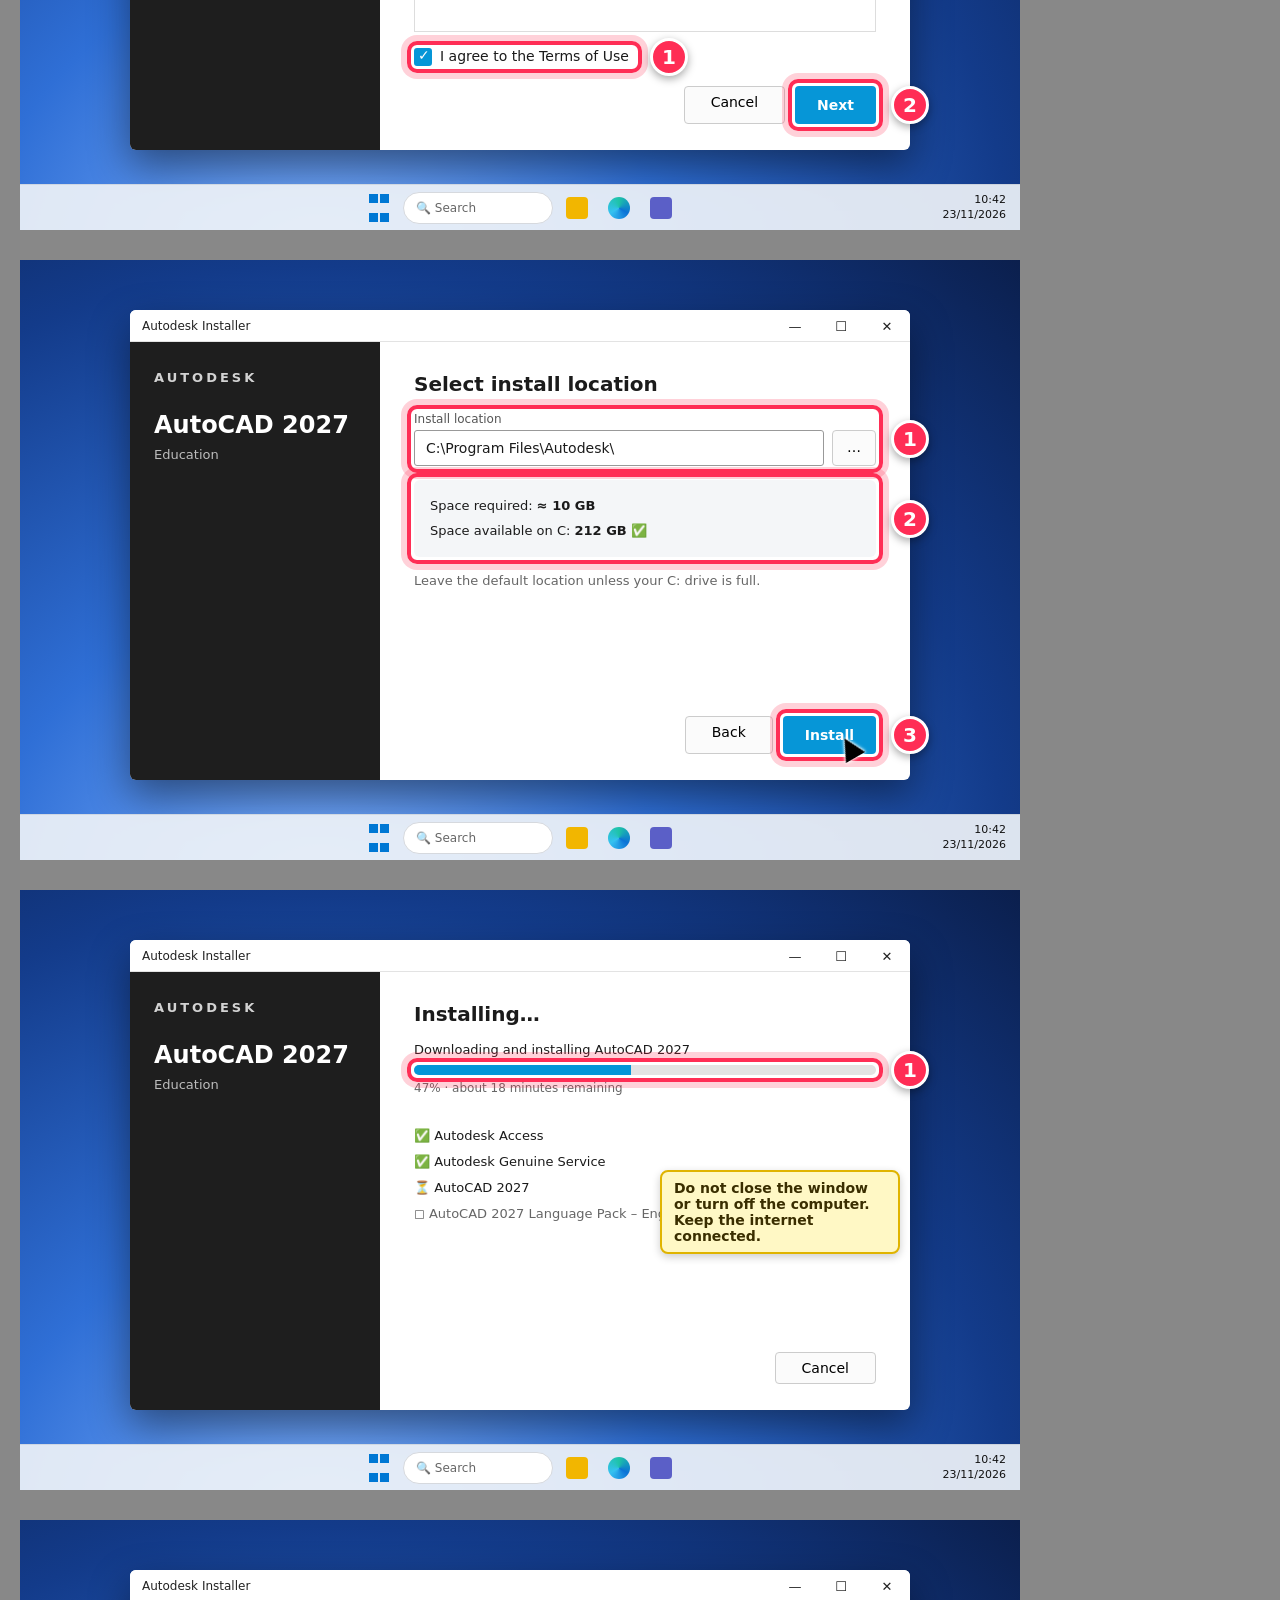
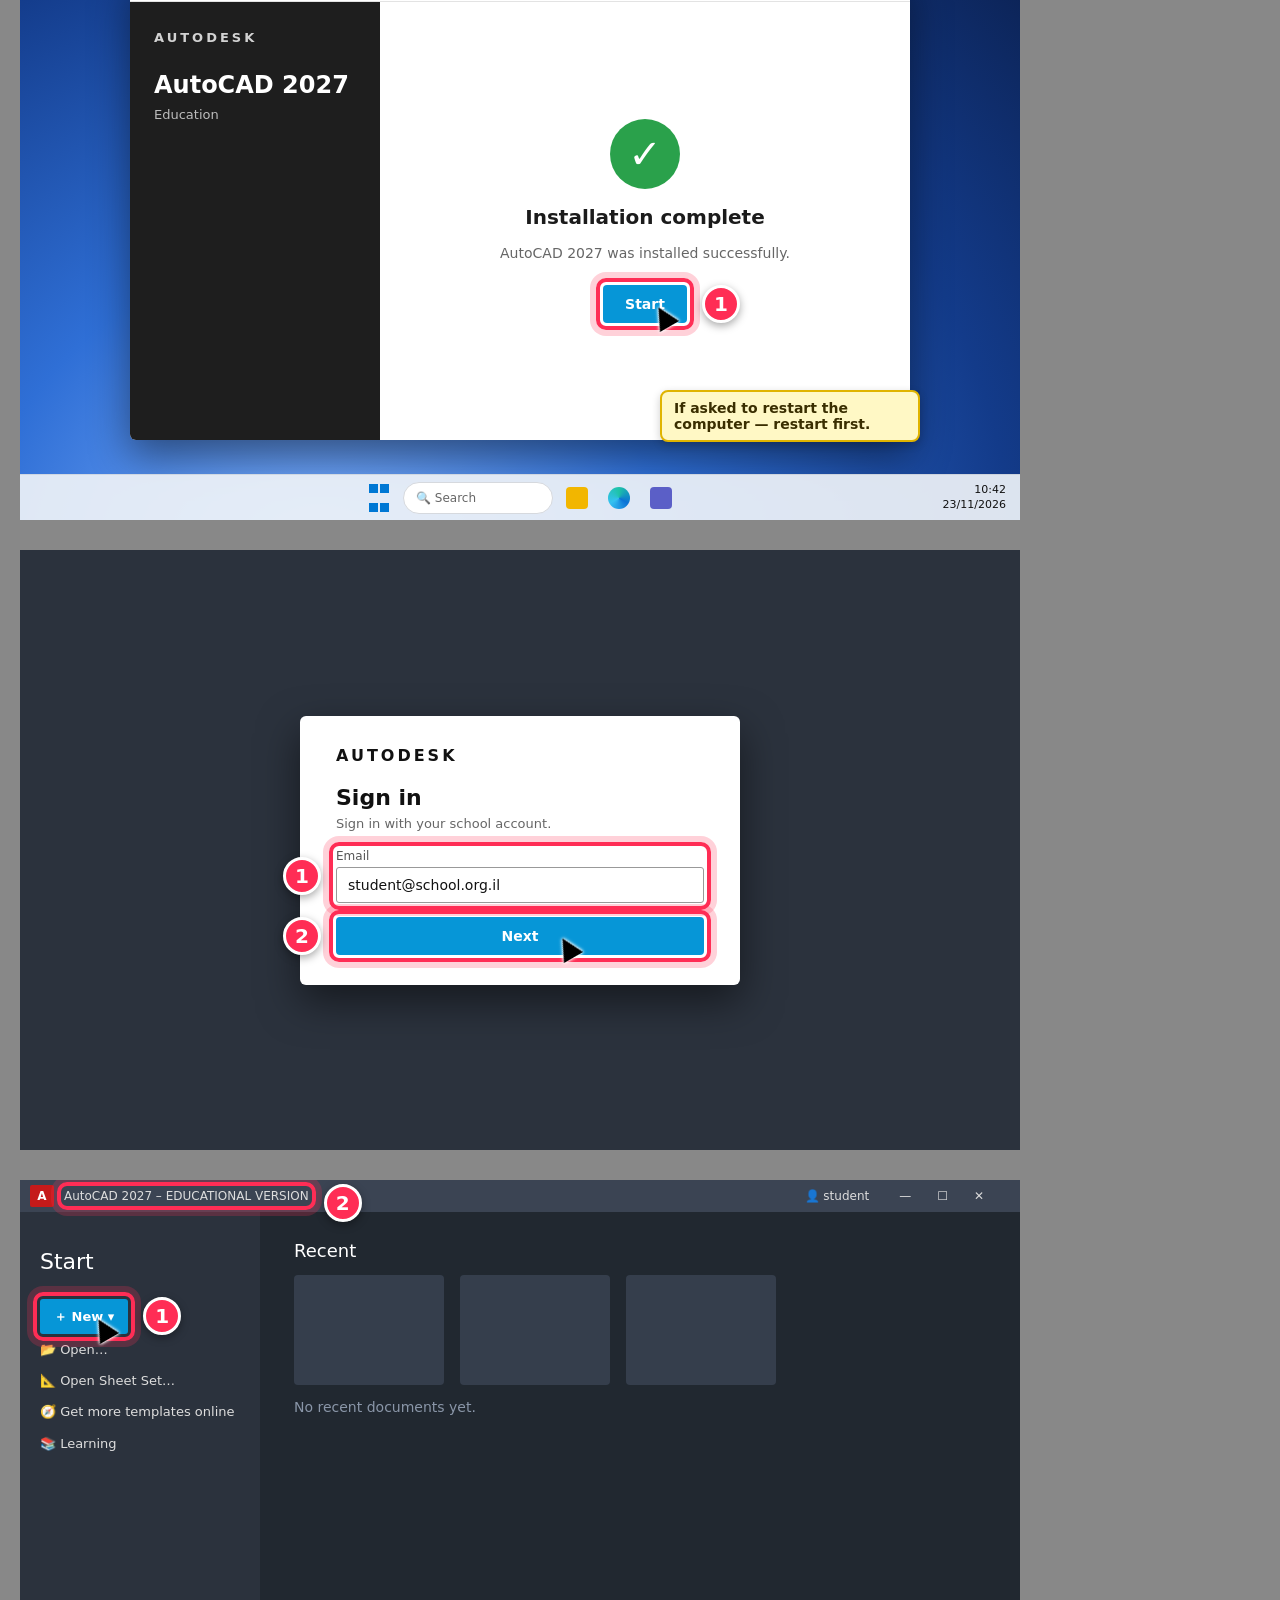
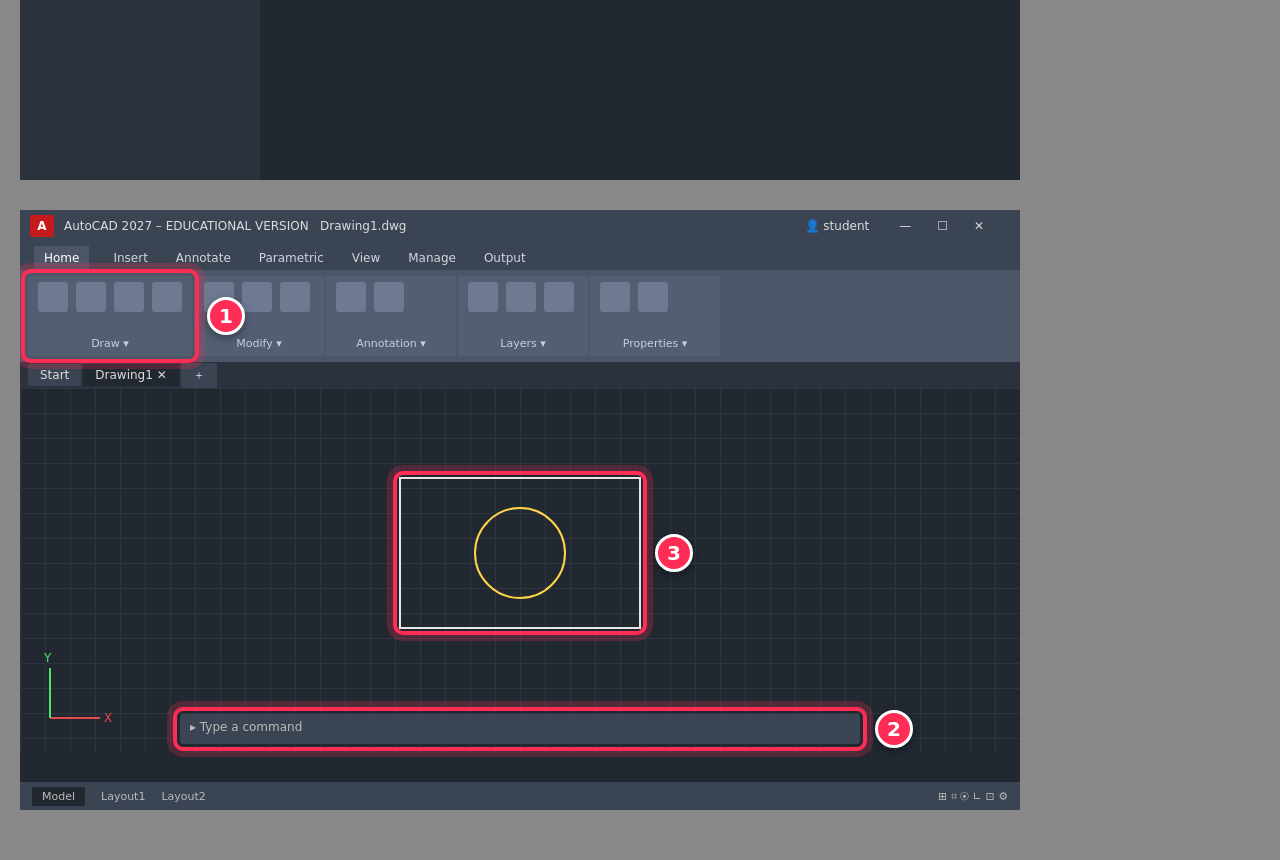
<file: mockups/mockups.html>
<!doctype html>
<html lang="en">
<head>
<meta charset="utf-8">
<title>AutoCAD install guide – screen illustrations</title>
<!--
  Source for the illustrations in /images.
  Every .shot element is rendered to images/<id>.png by mockups/render.js.
  To swap one for a real screenshot, just replace the PNG with the same name.
-->
<style>
  * { box-sizing: border-box; }
  body { margin: 0; padding: 20px; background: #888; font-family: "Segoe UI", "DejaVu Sans", Arial, sans-serif; font-size: 14px; color: #1b1b1b; }
  .shot { width: 1000px; height: 600px; position: relative; overflow: hidden; margin-bottom: 30px; background: #e9edf2; }
  .desk { background: linear-gradient(135deg, #1f4e8c, #5a8fd6 60%, #a7c7ef); }

  /* --- browser chrome --- */
  .browser { position: absolute; inset: 18px; background: #fff; border-radius: 10px; box-shadow: 0 10px 30px rgba(0,0,0,.35); overflow: hidden; display: flex; flex-direction: column; }
  .tabs { background: #dee1e6; height: 36px; display: flex; align-items: flex-end; padding: 0 10px; gap: 6px; }
  .tab { background: #fff; height: 30px; padding: 6px 14px; border-radius: 8px 8px 0 0; font-size: 12px; min-width: 200px; }
  .dots { display: flex; gap: 7px; margin: 0 10px 11px 2px; }
  .dots i { width: 12px; height: 12px; border-radius: 50%; background: #ff5f57; display: block; }
  .dots i:nth-child(2) { background: #febc2e; } .dots i:nth-child(3) { background: #28c840; }
  .bar { height: 40px; display: flex; align-items: center; gap: 10px; padding: 0 12px; border-bottom: 1px solid #ddd; }
  .bar .nav { color: #666; font-size: 16px; letter-spacing: 8px; }
  .url { flex: 1; background: #f1f3f4; border-radius: 18px; padding: 7px 14px; font-size: 13px; color: #333; }
  .url b { color: #0b6e2f; font-weight: 400; }
  .page { flex: 1; position: relative; overflow: hidden; }
  .site-top { height: 52px; background: #000; color: #fff; display: flex; align-items: center; padding: 0 26px; gap: 26px; font-size: 13px; }
  .brand { font-weight: 700; letter-spacing: 3px; font-size: 16px; }
  .site-top span { opacity: .8; }

  /* --- generic UI --- */
  .btn { display: inline-block; padding: 11px 22px; border-radius: 4px; font-weight: 600; font-size: 14px; background: #0696d7; color: #fff; }
  .btn.dark { background: #000; color: #fff; }
  .btn.ghost { background: #fff; color: #000; border: 1px solid #000; }
  .btn.win { background: #0067c0; border-radius: 4px; padding: 7px 26px; font-weight: 400; }
  .btn.wingrey { background: #fbfbfb; color: #000; border: 1px solid #ccc; border-radius: 4px; padding: 7px 26px; font-weight: 400; }
  .field { margin-bottom: 14px; }
  .field label { display: block; font-size: 12px; color: #555; margin-bottom: 4px; }
  .input { border: 1px solid #999; border-radius: 3px; padding: 9px 11px; font-size: 14px; background: #fff; }
  .select { border: 1px solid #999; border-radius: 3px; padding: 9px 11px; font-size: 14px; background: #fff; position: relative; }
  .select::after { content: "▾"; position: absolute; right: 12px; color: #444; }
  .muted { color: #666; }
  .card { background: #fff; border-radius: 6px; box-shadow: 0 2px 8px rgba(0,0,0,.12); }

  /* --- annotation layer --- */
  .hl { position: absolute; border: 4px solid #ff2d55; border-radius: 10px; box-shadow: 0 0 0 6px rgba(255,45,85,.22); pointer-events: none; }
  .num { position: absolute; width: 38px; height: 38px; border-radius: 50%; background: #ff2d55; color: #fff; font-weight: 800; font-size: 20px; display: flex; align-items: center; justify-content: center; box-shadow: 0 3px 8px rgba(0,0,0,.35); border: 3px solid #fff; }
  .note { position: absolute; background: #fff8c5; border: 2px solid #e0b400; color: #3a2e00; border-radius: 8px; padding: 8px 12px; font-size: 14px; font-weight: 600; box-shadow: 0 3px 8px rgba(0,0,0,.2); max-width: 260px; }
  .cursor { position: absolute; width: 0; height: 0; border-left: 11px solid transparent; border-right: 11px solid transparent; border-bottom: 22px solid #000; transform: rotate(-30deg); filter: drop-shadow(0 0 1.5px #fff) drop-shadow(0 0 1.5px #fff); }

  /* --- windows dialogs --- */
  .win { position: absolute; background: #f3f3f3; border-radius: 8px; box-shadow: 0 16px 40px rgba(0,0,0,.45); overflow: hidden; border: 1px solid #aaa; }
  .win .title { height: 34px; background: #fff; display: flex; align-items: center; padding: 0 12px; font-size: 12px; gap: 8px; }
  .win .title .x { margin-left: auto; letter-spacing: 22px; color: #333; }
  .taskbar { position: absolute; left: 0; right: 0; bottom: 0; height: 44px; background: rgba(230,236,245,.85); display: flex; justify-content: center; align-items: center; gap: 12px; }
  .taskbar i { width: 26px; height: 26px; border-radius: 6px; background: #3b7ddd; display: block; opacity: .85; }
  .taskbar i:nth-child(2) { background: #f2b600; } .taskbar i:nth-child(3) { background: #2aa14b; } .taskbar i:nth-child(4) { background: #c4314b; }

  /* --- autodesk installer --- */
  .inst { position: absolute; left: 110px; top: 50px; width: 780px; height: 470px; background: #fff; border-radius: 6px; box-shadow: 0 16px 40px rgba(0,0,0,.45); overflow: hidden; display: flex; }
  .inst .side { width: 250px; background: #1e1e1e; color: #fff; padding: 28px 24px; }
  .inst .side .logo { font-weight: 700; letter-spacing: 3px; font-size: 13px; opacity: .8; }
  .inst .side h2 { font-size: 24px; font-weight: 600; margin: 26px 0 8px; }
  .inst .main { flex: 1; padding: 30px 34px; position: relative; }
  .inst .main h3 { margin: 0 0 16px; font-size: 20px; font-weight: 600; }
  .inst .foot { position: absolute; left: 34px; right: 34px; bottom: 26px; display: flex; justify-content: flex-end; gap: 10px; }
  .chk { display: inline-block; width: 18px; height: 18px; border: 2px solid #444; border-radius: 3px; vertical-align: middle; margin-right: 8px; position: relative; }
  .chk.on { background: #0696d7; border-color: #0696d7; }
  .chk.on::after { content: "✓"; color: #fff; position: absolute; left: 2px; top: -3px; font-size: 14px; font-weight: 700; }
  .progress { height: 10px; background: #e3e3e3; border-radius: 5px; overflow: hidden; }
  .progress i { display: block; height: 100%; background: #0696d7; }

  /* --- autocad app --- */
  .acad { position: absolute; inset: 0; background: #212830; color: #ddd; }
  .acad .qa { height: 32px; background: #3b4453; display: flex; align-items: center; padding: 0 10px; gap: 10px; font-size: 12px; }
  .acad .A { background: #c51a1a; color: #fff; font-weight: 800; width: 24px; height: 22px; display: flex; align-items: center; justify-content: center; border-radius: 2px; }
  .ribbon-tabs { height: 28px; background: #3b4453; display: flex; gap: 20px; padding: 0 14px; align-items: flex-end; font-size: 12px; color: #cfd6e0; }
  .ribbon-tabs span { padding: 5px 4px; }
  .ribbon-tabs .on { background: #4c5668; color: #fff; padding: 5px 10px; }
  .ribbon { height: 92px; background: #4c5668; display: flex; gap: 2px; padding: 6px 8px; }
  .panel { background: #535e72; padding: 6px 10px; display: flex; flex-direction: column; justify-content: space-between; min-width: 130px; }
  .panel .icons { display: flex; gap: 8px; }
  .panel .icons i { width: 30px; height: 30px; background: #6d7a92; border-radius: 3px; display: block; }
  .panel small { text-align: center; font-size: 11px; color: #c8d0dc; }
  .doc-tabs { height: 26px; background: #2b323d; display: flex; font-size: 12px; align-items: center; gap: 2px; padding-left: 8px; }
  .doc-tabs span { padding: 4px 12px; background: #3b4453; }
  .doc-tabs .on { background: #212830; }
  .canvas { position: absolute; top: 178px; left: 0; right: 0; bottom: 58px; background-color: #212830;
    background-image: linear-gradient(#2c3541 1px, transparent 1px), linear-gradient(90deg, #2c3541 1px, transparent 1px);
    background-size: 25px 25px; }
  .cmd { position: absolute; left: 160px; right: 160px; bottom: 66px; height: 30px; background: #3b4453; border-radius: 3px; padding: 6px 10px; font-size: 12px; color: #bbb; }
  .status { position: absolute; left: 0; right: 0; bottom: 0; height: 28px; background: #3b4453; display: flex; align-items: center; padding: 0 12px; gap: 16px; font-size: 11px; color: #bbb; }
  .status .model { background: #212830; padding: 3px 10px; }

  /* --- mail --- */
  .mail-list div { padding: 12px 16px; border-bottom: 1px solid #eee; font-size: 13px; }


  /* --- Windows 11 look --- */
  .desk, .shot.windesk { background: radial-gradient(ellipse at 30% 110%, #7fb2ff 0%, #2f6fd6 35%, #133b8a 70%, #0b1f4d 100%); }
  .shot.windesk .browser { inset: 0 0 46px 0; border-radius: 0; box-shadow: none; }
  .tabs { background: #e8ebf0; height: 38px; align-items: flex-end; padding: 0 0 0 8px; gap: 6px; }
  .tabs .edge { width: 20px; height: 20px; border-radius: 50%; background: conic-gradient(#1ec3a6, #0b72d6, #35c1f1, #1ec3a6); color: transparent; margin: 0 4px 9px 2px; }
  .tabs .newtab { font-size: 20px; color: #444; margin: 0 6px 6px; }
  .winctl { margin-left: auto; display: flex; align-self: stretch; }
  .winctl span { width: 46px; display: flex; align-items: center; justify-content: center; font-size: 13px; color: #222; }
  .wbar { position: absolute; left: 0; right: 0; top: 0; height: 32px; background: #fff; display: flex; align-items: center; padding-left: 12px; font-size: 12px; color: #222; border-bottom: 1px solid #e3e3e3; z-index: 2; }
  .wbar .winctl { height: 32px; }
  .wbar.dark { background: #2b2b2b; color: #eee; border-color: #2b2b2b; }
  .wbar.dark .winctl span { color: #eee; }
  .inst { padding-top: 32px; }
  .taskbar { height: 46px; background: rgba(238,242,248,.92); border-top: 1px solid rgba(0,0,0,.08); gap: 6px; }
  .taskbar .ti { width: 36px; height: 36px; border-radius: 6px; display: flex; align-items: center; justify-content: center; }
  .taskbar .start { display: grid; grid-template-columns: 9px 9px; gap: 2px; }
  .taskbar .start b { width: 9px; height: 9px; background: #0078d4; display: block; }
  .taskbar .search { width: 150px; height: 32px; border-radius: 16px; background: #fff; border: 1px solid #d6d9de; font-size: 12px; color: #666; display: flex; align-items: center; padding-left: 12px; }
  .taskbar .clock { position: absolute; right: 14px; font-size: 11px; text-align: right; line-height: 1.35; color: #111; }
  .taskbar .sq { width: 22px; height: 22px; border-radius: 4px; display: block; }
</style>
</head>
<body>

<!-- 01 — Windows: check system (Settings > System > About) -->
<div class="shot desk" id="01-system-about">
  <div class="win" style="left:60px;top:22px;width:880px;height:510px;background:#f3f3f3;border-radius:8px">
    <div style="height:40px;display:flex;align-items:center;padding-left:14px;font-size:12px;gap:12px;color:#222">
      <span style="font-size:14px">←</span><span style="display:inline-block;width:16px;height:16px;border-radius:3px;background:linear-gradient(135deg,#7a8fa8,#4a5d75)"></span>Settings
      <div class="winctl" style="height:40px;margin-left:auto"><span>—</span><span>☐</span><span>✕</span></div>
    </div>
    <div style="display:flex;height:calc(100% - 40px)">
      <div style="width:250px;padding:6px 14px;font-size:13px;color:#1b1b1b">
        <div style="display:flex;gap:12px;align-items:center;margin-bottom:14px">
          <div style="width:56px;height:56px;border-radius:50%;background:#c8d6ea;display:flex;align-items:center;justify-content:center;font-size:26px">👤</div>
          <div><b>Student</b><div class="muted" style="font-size:12px">Local Account</div></div>
        </div>
        <div style="background:#fff;border:1px solid #e1e1e1;border-bottom:2px solid #8a8a8a;border-radius:4px;padding:6px 10px;color:#777;margin-bottom:10px;display:flex">Find a setting<span style="margin-left:auto">🔍</span></div>
        <div style="line-height:34px">
          <div style="padding-left:12px">🏠&nbsp; Home</div>
          <div style="padding-left:12px;background:#e9e9e9;border-radius:4px;position:relative;font-weight:600"><span style="position:absolute;left:0;top:9px;width:3px;height:16px;background:#0067c0;border-radius:2px"></span>💻&nbsp; System</div>
          <div style="padding-left:12px">🔵&nbsp; Bluetooth &amp; devices</div>
          <div style="padding-left:12px">📶&nbsp; Network &amp; internet</div>
          <div style="padding-left:12px">🖌&nbsp; Personalization</div>
          <div style="padding-left:12px">📦&nbsp; Apps</div>
          <div style="padding-left:12px">👤&nbsp; Accounts</div>
          <div style="padding-left:12px">🔄&nbsp; Windows Update</div>
        </div>
      </div>
      <div style="flex:1;padding:4px 26px 0 14px">
        <div style="font-size:28px;font-weight:600;margin-bottom:14px"><span class="muted" style="font-weight:400">System</span> &nbsp;›&nbsp; About</div>
        <div style="background:#fbfbfb;border:1px solid #e5e5e5;border-radius:6px;padding:12px 18px;display:flex;align-items:center;margin-bottom:8px">
          <div><b style="font-size:15px">STUDENT-PC</b><div class="muted" style="font-size:12px">Desktop</div></div>
          <span class="btn wingrey" style="margin-left:auto;padding:5px 14px;font-size:13px">Rename this PC</span>
        </div>
        <div style="background:#fbfbfb;border:1px solid #e5e5e5;border-radius:6px;padding:12px 18px;margin-bottom:8px">
          <div style="display:flex;align-items:center;margin-bottom:6px"><b>ⓘ&nbsp; Device specifications</b><span class="btn wingrey" style="margin-left:auto;padding:3px 14px;font-size:12px">Copy</span></div>
          <table style="font-size:13px;width:100%;border-collapse:separate;border-spacing:0 7px">
            <tr><td class="muted" style="width:150px;padding-left:24px">Device name</td><td>STUDENT-PC</td></tr>
            <tr><td class="muted" style="padding-left:24px">Processor</td><td>12th Gen Intel(R) Core(TM) i5-12400 2.50 GHz</td></tr>
            <tr data-hl="1" data-pad="3"><td class="muted" style="padding-left:24px">Installed RAM</td><td><b>16.0 GB</b> (15.7 GB usable)</td></tr>
            <tr><td class="muted" style="padding-left:24px">Device ID</td><td>A1B2C3D4-…</td></tr>
            <tr data-hl="2" data-pad="3"><td class="muted" style="padding-left:24px">System type</td><td><b>64-bit operating system, x64-based processor</b></td></tr>
          </table>
        </div>
        <div style="background:#fbfbfb;border:1px solid #e5e5e5;border-radius:6px;padding:12px 18px">
          <div style="margin-bottom:6px"><b>⊞&nbsp; Windows specifications</b></div>
          <table style="font-size:13px;border-collapse:separate;border-spacing:0 4px"><tr data-hl="3" data-pad="3"><td class="muted" style="width:150px;padding-left:24px">Edition</td><td style="padding-right:10px"><b>Windows 11 Pro</b></td></tr><tr><td class="muted" style="padding-left:24px">Version</td><td>24H2</td></tr></table>
        </div>
      </div>
    </div>
  </div>
</div>

<!-- 03 — Sign in to Autodesk Account -->
<div class="shot" id="03-sign-in">
  <div class="browser">
    <div class="tabs"><span class="edge">e</span><div class="tab">Autodesk – Sign In</div><span class="newtab">+</span><div class="winctl"><span>—</span><span>☐</span><span>✕</span></div></div>
    <div class="bar"><span class="nav">←→⟳</span><div class="url">🔒 <b>https://</b>accounts.autodesk.com/logon</div></div>
    <div class="page" style="background:#f5f5f5;display:flex;align-items:center;justify-content:center">
      <div class="card" style="width:400px;padding:34px 36px">
        <div class="brand" style="color:#000;margin-bottom:24px">AUTODESK</div>
        <div style="font-size:24px;font-weight:600;margin-bottom:20px">Sign in</div>
        <div class="field" data-hl="1" data-side="left"><label>Email</label><div class="input">student@school.org.il</div></div>
        <div class="btn" data-hl="2" data-side="left" data-cursor style="width:100%;text-align:center;margin:6px 0 20px">Next</div>
        <div style="text-align:center;font-size:14px;color:#999">New to Autodesk? Create account</div>
      </div>
    </div>
  </div>
  <div class="note" style="left:720px;top:200px;max-width:240px">Type the SCHOOL email you got from the teacher</div>
  <div class="note" style="left:700px;top:430px;max-width:260px;background:#ffe3e6;border-color:#ff2d55;color:#6b0016">Do NOT click “Create account” – you already have one!</div>
</div>

<!-- 04 — School sign-in page (generic) -->
<div class="shot" id="04-school-login">
  <div class="browser">
    <div class="tabs"><span class="edge">e</span><div class="tab">Sign in to your account</div><span class="newtab">+</span><div class="winctl"><span>—</span><span>☐</span><span>✕</span></div></div>
    <div class="bar"><span class="nav">←→⟳</span><div class="url">🔒 <b>https://</b>login.school-account.example/…</div></div>
    <div class="page" style="background:#eef1f5;display:flex;align-items:center;justify-content:center">
      <div class="card" style="width:420px;padding:32px 40px">
        <div style="display:flex;align-items:center;gap:10px;margin-bottom:20px"><div style="width:34px;height:34px;border-radius:6px;background:#0b5cad;color:#fff;font-weight:800;display:flex;align-items:center;justify-content:center">🏫</div><b>School account</b></div>
        <div class="muted" style="font-size:13px;margin-bottom:6px">student@school.org.il</div>
        <div style="font-size:22px;font-weight:600;margin-bottom:16px">Enter password</div>
        <div class="field" data-hl="1" data-side="left"><div class="input" style="border-width:0 0 2px 0;border-radius:0">••••••••••</div></div>
        <div style="font-size:13px;color:#0b5cad;margin-bottom:22px">Forgot my password</div>
        <div style="text-align:right"><span class="btn" data-hl="2" data-cursor style="background:#0b5cad;border-radius:2px;padding:8px 30px">Sign in</span></div>
      </div>
    </div>
  </div>
  <div class="note" style="left:700px;top:170px;max-width:260px">This is your school's login page (Microsoft / Google etc.). It may look different – use the school password.</div>
</div>

<!-- 05 — Autodesk Account: products -->
<div class="shot" id="05-account-products">
  <div class="browser">
    <div class="tabs"><span class="edge">e</span><div class="tab">Autodesk Account – Products</div><span class="newtab">+</span><div class="winctl"><span>—</span><span>☐</span><span>✕</span></div></div>
    <div class="bar"><span class="nav">←→⟳</span><div class="url">🔒 <b>https://</b>manage.autodesk.com/products</div></div>
    <div class="page" style="display:flex;background:#f5f5f5">
      <div style="width:220px;background:#fff;border-right:1px solid #e3e3e3;padding:18px 0;font-size:13px">
        <div class="brand" style="color:#000;padding:0 18px 16px;font-size:13px">AUTODESK</div>
        <div style="padding:9px 18px">🏠 Home</div>
        <div data-hl="1" style="padding:9px 12px;background:#e8f1fb;border-left:4px solid #0696d7;font-weight:600;font-size:12px">📦 All products and services</div>
        <div style="padding:9px 18px">🔄 Updates</div>
        <div style="padding:9px 18px">👤 Profile</div>
      </div>
      <div style="flex:1;padding:22px 26px">
        <div style="font-size:22px;font-weight:600;margin-bottom:16px">All products and services</div>
        <div class="card" style="padding:16px 18px;display:flex;align-items:center;gap:14px;margin-bottom:12px">
          <div style="width:44px;height:44px;background:#c51a1a;color:#fff;font-weight:800;font-size:24px;display:flex;align-items:center;justify-content:center;border-radius:4px">A</div>
          <div data-hl="2" data-side="left" style="padding:2px 6px"><b style="font-size:16px">AutoCAD</b><div class="muted" style="font-size:12px">Educational · assigned by your school</div></div>
          <span class="btn dark" data-hl="3" data-cursor style="margin-left:auto">Install ▾</span>
        </div>
        <div class="card" style="padding:16px 18px;display:flex;align-items:center;gap:14px;opacity:.5">
          <div style="width:44px;height:44px;background:#156ba6;color:#fff;font-weight:800;font-size:24px;display:flex;align-items:center;justify-content:center;border-radius:4px">R</div>
          <div><b style="font-size:16px">Revit</b><div class="muted" style="font-size:12px">Educational</div></div>
          <span class="btn ghost" style="margin-left:auto">Install ▾</span>
        </div>
      </div>
    </div>
  </div>
</div>

<!-- 08 — Download options -->
<div class="shot" id="08-download-options">
  <div class="browser">
    <div class="tabs"><span class="edge">e</span><div class="tab">Autodesk Account – Products</div><span class="newtab">+</span><div class="winctl"><span>—</span><span>☐</span><span>✕</span></div></div>
    <div class="bar"><span class="nav">←→⟳</span><div class="url">🔒 <b>https://</b>manage.autodesk.com/products</div></div>
    <div class="page" style="background:rgba(0,0,0,.45);display:flex;align-items:center;justify-content:center">
      <div class="card" style="width:470px;padding:26px 32px;position:relative">
        <div style="position:absolute;right:18px;top:14px;font-size:18px">✕</div>
        <div style="display:flex;align-items:center;gap:12px;margin-bottom:18px">
          <div style="width:40px;height:40px;background:#c51a1a;color:#fff;font-weight:800;font-size:22px;display:flex;align-items:center;justify-content:center;border-radius:4px">A</div>
          <div style="font-size:21px;font-weight:600">AutoCAD</div>
        </div>
        <div class="field" data-hl="1" data-side="left"><label>Version</label><div class="select">2027</div></div>
        <div class="field" data-hl="2" data-side="left"><label>Operating system</label><div class="select">Windows 64-bit</div></div>
        <div class="field" data-hl="3" data-side="left"><label>Language</label><div class="select">English</div></div>
        <div style="display:flex;gap:10px;margin-top:20px"><span class="btn dark" data-hl="4" data-side="left" data-cursor style="flex:1;text-align:center">Install</span><span class="btn ghost" style="flex:1;text-align:center">More options ▾</span></div>
      </div>
    </div>
  </div>
</div>

<!-- 09 — Browser downloads -->
<div class="shot" id="09-downloaded">
  <div class="browser">
    <div class="tabs"><span class="edge">e</span><div class="tab">Autodesk Account – Products</div><span class="newtab">+</span><div class="winctl"><span>—</span><span>☐</span><span>✕</span></div></div>
    <div class="bar"><span class="nav">←→⟳</span><div class="url">🔒 <b>https://</b>manage.autodesk.com/products</div><span style="font-size:18px">⬇</span></div>
    <div class="page" style="background:#f5f5f5">
      <div class="card" style="position:absolute;right:16px;top:6px;width:430px;padding:16px 18px;z-index:2">
        <div style="font-weight:600;margin-bottom:12px">Recent downloads</div>
        <div data-hl="1" data-side="left" style="display:flex;gap:12px;align-items:center;padding:10px;background:#eef4fb;border-radius:6px">
          <div style="font-size:26px">🗔</div>
          <div style="flex:1"><div style="font-weight:600;font-size:13px">AutoCAD_2027_English_win_64bit_installer.exe</div><div class="muted" style="font-size:12px">12.4 MB · Done</div><div style="color:#0067c0;font-size:13px;margin-top:4px;font-weight:600">Open file</div></div>
        </div>
      </div>
      <div style="padding:30px;opacity:.35"><div style="font-size:22px;font-weight:600">All products and services</div></div>
    </div>
  </div>
  <div class="note" style="left:546px;top:250px;max-width:380px">The small file (~10–20 MB) is only the launcher. AutoCAD itself downloads during the installation.</div>
</div>

<!-- 10 — UAC -->
<div class="shot desk" id="10-uac">
  <div style="position:absolute;inset:0;background:rgba(0,0,0,.35)"></div>
  <div class="win" style="left:290px;top:110px;width:420px;height:330px;background:#fff">
    <div style="padding:18px 24px;background:#f3f3f3;font-weight:600">User Account Control</div>
    <div style="padding:18px 24px">
      <div style="font-size:18px;font-weight:600;margin-bottom:16px">Do you want to allow this app to make changes to your device?</div>
      <div style="display:flex;gap:12px;align-items:center;margin-bottom:12px"><div style="width:34px;height:34px;background:#000;color:#fff;font-weight:800;display:flex;align-items:center;justify-content:center;border-radius:4px">A</div><b>Autodesk Installer</b></div>
      <div class="muted" style="font-size:13px">Verified publisher: Autodesk, Inc.<br>File origin: Hard drive on this computer</div>
    </div>
    <div style="position:absolute;left:24px;right:24px;bottom:20px;display:flex;gap:10px"><span class="btn win" data-hl="1" data-side="left" data-cursor style="flex:1;text-align:center">Yes</span><span class="btn wingrey" style="flex:1;text-align:center">No</span></div>
  </div>
  <div class="note" style="left:730px;top:200px">Make sure the publisher is “Autodesk, Inc.”</div>
  
</div>

<!-- 11 — Installer: license -->
<div class="shot desk" id="11-license">
  <div class="inst"><div class="wbar">Autodesk Installer<div class="winctl"><span>—</span><span>☐</span><span>✕</span></div></div>
    <div class="side"><div class="logo">AUTODESK</div><h2>AutoCAD 2027</h2><div style="opacity:.7;font-size:13px">Education</div></div>
    <div class="main">
      <h3>Terms of use</h3>
      <div style="border:1px solid #ddd;height:250px;padding:14px;font-size:12px;color:#555;line-height:1.6;overflow:hidden">AUTODESK LICENSE AND SERVICES AGREEMENT<br><br>READ CAREFULLY: AUTODESK, INC. ("AUTODESK") LICENSES SOFTWARE AND OTHER LICENSED MATERIALS ONLY ON THE CONDITION THAT LICENSEE ACCEPTS ALL OF THE TERMS CONTAINED OR REFERENCED IN THIS AGREEMENT…<br><br>Educational access is for learning, teaching and research only — not for commercial use…</div>
      <div style="margin-top:16px;font-size:14px"><span data-hl="1" style="display:inline-block;padding-right:6px"><span class="chk on"></span>I agree to the Terms of Use</span></div>
      <div class="foot"><span class="btn wingrey">Cancel</span><span class="btn" data-hl="2">Next</span></div>
    </div>
  </div>
</div>

<!-- 12 — Installer: location -->
<div class="shot desk" id="12-location">
  <div class="inst"><div class="wbar">Autodesk Installer<div class="winctl"><span>—</span><span>☐</span><span>✕</span></div></div>
    <div class="side"><div class="logo">AUTODESK</div><h2>AutoCAD 2027</h2><div style="opacity:.7;font-size:13px">Education</div></div>
    <div class="main">
      <h3>Select install location</h3>
      <div class="field" data-hl="1"><label>Install location</label><div style="display:flex;gap:8px"><div class="input" style="flex:1">C:\Program Files\Autodesk\</div><span class="btn wingrey" style="padding:8px 14px">…</span></div></div>
      <div data-hl="2" style="background:#f4f6f8;border-radius:6px;padding:14px 16px;font-size:13px;line-height:1.9">
        <div>Space required: <b>≈ 10 GB</b></div>
        <div>Space available on C: <b>212 GB</b> ✅</div>
      </div>
      <div style="margin-top:16px;font-size:13px" class="muted">Leave the default location unless your C: drive is full.</div>
      <div class="foot"><span class="btn wingrey">Back</span><span class="btn" data-hl="3" data-cursor>Install</span></div>
    </div>
  </div>
</div>

<!-- 13 — Installer: progress -->
<div class="shot desk" id="13-progress">
  <div class="inst"><div class="wbar">Autodesk Installer<div class="winctl"><span>—</span><span>☐</span><span>✕</span></div></div>
    <div class="side"><div class="logo">AUTODESK</div><h2>AutoCAD 2027</h2><div style="opacity:.7;font-size:13px">Education</div></div>
    <div class="main">
      <h3>Installing…</h3>
      <div style="font-size:13px;margin-bottom:8px">Downloading and installing AutoCAD 2027</div>
      <div class="progress" data-hl="1"><i style="width:47%"></i></div>
      <div class="muted" style="font-size:12px;margin-top:6px">47% · about 18 minutes remaining</div>
      <div style="margin-top:28px;font-size:13px;line-height:2">
        <div>✅ Autodesk Access</div><div>✅ Autodesk Genuine Service</div><div>⏳ AutoCAD 2027</div><div class="muted">◻ AutoCAD 2027 Language Pack – English</div>
      </div>
      <div class="foot"><span class="btn wingrey">Cancel</span></div>
    </div>
  </div>
  <div class="note" style="left:640px;top:280px;max-width:240px">Do not close the window or turn off the computer. Keep the internet connected.</div>
</div>

<!-- 14 — Installer: complete -->
<div class="shot desk" id="14-complete">
  <div class="inst"><div class="wbar">Autodesk Installer<div class="winctl"><span>—</span><span>☐</span><span>✕</span></div></div>
    <div class="side"><div class="logo">AUTODESK</div><h2>AutoCAD 2027</h2><div style="opacity:.7;font-size:13px">Education</div></div>
    <div class="main" style="display:flex;flex-direction:column;align-items:center;justify-content:center;text-align:center">
      <div style="width:70px;height:70px;border-radius:50%;background:#2aa14b;color:#fff;font-size:40px;display:flex;align-items:center;justify-content:center;margin-bottom:16px">✓</div>
      <h3>Installation complete</h3>
      <div class="muted" style="margin-bottom:24px">AutoCAD 2027 was installed successfully.</div>
      <span class="btn" data-hl="1" data-cursor>Start</span>
    </div>
  </div>
  <div class="note" style="left:640px;top:470px;max-width:260px">If asked to restart the computer — restart first.</div>
</div>

<!-- 15 — AutoCAD: sign in at first launch -->
<div class="shot" id="15-launch-signin">
  <div class="acad" style="background:#2b323d">
    <div style="position:absolute;inset:0;display:flex;align-items:center;justify-content:center">
      <div style="width:440px;background:#fff;color:#111;border-radius:6px;padding:30px 36px;box-shadow:0 16px 40px rgba(0,0,0,.5)">
        <div class="brand" style="margin-bottom:20px">AUTODESK</div>
        <div style="font-size:22px;font-weight:600;margin-bottom:6px">Sign in</div>
        <div class="muted" style="font-size:13px;margin-bottom:18px">Sign in with your school account.</div>
        <div class="field" data-hl="1" data-side="left"><label>Email</label><div class="input">student@school.org.il</div></div>
        <div data-hl="2" data-side="left" data-cursor class="btn" style="width:100%;text-align:center">Next</div>
      </div>
    </div>
  </div>
</div>

<!-- 16 — AutoCAD start tab -->
<div class="shot" id="16-start">
  <div class="acad">
    <div class="qa"><span class="A">A</span><span data-hl="2">AutoCAD 2027 – EDUCATIONAL VERSION</span><span style="margin-left:auto">👤 student</span><span style="letter-spacing:26px;margin-left:20px">—☐✕</span></div>
    <div style="display:flex;height:calc(100% - 32px)">
      <div style="width:240px;background:#2b323d;padding:24px 20px;font-size:13px;line-height:2.4">
        <div style="font-size:22px;font-weight:300;color:#fff;margin-bottom:10px">Start</div>
        <div data-hl="1" data-cursor style="background:#0696d7;color:#fff;padding:2px 14px;border-radius:3px;display:inline-block;font-weight:600">＋ New ▾</div>
        <div>📂 Open…</div><div>📐 Open Sheet Set…</div><div>🧭 Get more templates online</div><div>📚 Learning</div>
      </div>
      <div style="flex:1;padding:28px 34px">
        <div style="font-size:18px;color:#fff;margin-bottom:14px">Recent</div>
        <div style="display:flex;gap:16px">
          <div style="width:150px;height:110px;background:#353e4c;border-radius:4px"></div>
          <div style="width:150px;height:110px;background:#353e4c;border-radius:4px"></div>
          <div style="width:150px;height:110px;background:#353e4c;border-radius:4px"></div>
        </div>
        <div class="muted" style="margin-top:14px;color:#8a96a8">No recent documents yet.</div>
      </div>
    </div>
  </div>
</div>

<!-- 17 — AutoCAD drawing area -->
<div class="shot" id="17-drawing">
  <div class="acad">
    <div class="qa"><span class="A">A</span><span>AutoCAD 2027 – EDUCATIONAL VERSION &nbsp; Drawing1.dwg</span><span style="margin-left:auto">👤 student</span><span style="letter-spacing:26px;margin-left:20px">—☐✕</span></div>
    <div class="ribbon-tabs"><span class="on">Home</span><span>Insert</span><span>Annotate</span><span>Parametric</span><span>View</span><span>Manage</span><span>Output</span></div>
    <div class="ribbon">
      <div class="panel" data-hl="1"><div class="icons"><i></i><i></i><i></i><i></i></div><small>Draw ▾</small></div>
      <div class="panel"><div class="icons"><i></i><i></i><i></i></div><small>Modify ▾</small></div>
      <div class="panel"><div class="icons"><i></i><i></i></div><small>Annotation ▾</small></div>
      <div class="panel"><div class="icons"><i></i><i></i><i></i></div><small>Layers ▾</small></div>
      <div class="panel"><div class="icons"><i></i><i></i></div><small>Properties ▾</small></div>
    </div>
    <div class="doc-tabs"><span>Start</span><span class="on">Drawing1 ✕</span><span>＋</span></div>
    <div class="canvas">
      <svg width="1000" height="364" style="position:absolute;inset:0">
        <rect data-hl="3" x="380" y="90" width="240" height="150" fill="none" stroke="#e6e6e6" stroke-width="2"/>
        <circle cx="500" cy="165" r="45" fill="none" stroke="#ffd24a" stroke-width="2"/>
        <line x1="30" y1="330" x2="80" y2="330" stroke="#e24b4b" stroke-width="2"/><line x1="30" y1="330" x2="30" y2="280" stroke="#4be26b" stroke-width="2"/>
        <text x="84" y="334" fill="#e24b4b" font-size="12">X</text><text x="24" y="274" fill="#4be26b" font-size="12">Y</text>
      </svg>
    </div>
    <div class="cmd" data-hl="2">▸ Type a command</div>
    <div class="status"><span class="model">Model</span><span>Layout1</span><span>Layout2</span><span style="margin-left:auto">⊞ ⌗ ⦿ ∟ ⊡ ⚙</span></div>
  </div>
</div>


<script>
var TB = '<div class="taskbar"><div class="ti start"><b></b><b></b><b></b><b></b></div><div class="search">🔍 Search</div>' +
  '<div class="ti"><span class="sq" style="background:#f2b600"></span></div>' +
  '<div class="ti"><span class="sq" style="background:conic-gradient(#1ec3a6,#0b72d6,#35c1f1,#1ec3a6);border-radius:50%"></span></div>' +
  '<div class="ti"><span class="sq" style="background:#5b5fc7"></span></div>' +
  '<div class="clock">10:42<br>23/11/2026</div></div>';
document.querySelectorAll('.shot').forEach(function (shot) {
  if (shot.querySelector('.acad')) return;            // AutoCAD shown full screen
  if (shot.querySelector('.browser')) shot.classList.add('windesk');
  shot.insertAdjacentHTML('beforeend', TB);
});
</script>
<script>
document.querySelectorAll('.shot').forEach(shot => {
  const sr = shot.getBoundingClientRect();
  shot.querySelectorAll('[data-hl]').forEach(el => {
    const r = el.getBoundingClientRect(), pad = +(el.dataset.pad || 7);
    const x = r.left - sr.left - pad, y = r.top - sr.top - pad, w = r.width + pad*2, h = r.height + pad*2;
    const hl = document.createElement('div'); hl.className = 'hl';
    Object.assign(hl.style, {left: x+'px', top: y+'px', width: w+'px', height: h+'px'}); shot.appendChild(hl);
    const n = document.createElement('div'); n.className = 'num'; n.textContent = el.dataset.hl;
    const side = el.dataset.side || 'right';
    let nx = side === 'left' ? x - 46 : side === 'inside' ? x + w - 46 : x + w + 8;
    let ny = y + h/2 - 19;
    if (nx > 958) { nx = x + w - 46; ny = y - 30; }
    Object.assign(n.style, {left: Math.max(4, nx)+'px', top: Math.max(4, ny)+'px'}); shot.appendChild(n);
    if (el.hasAttribute('data-cursor')) {
      const c = document.createElement('div'); c.className = 'cursor';
      Object.assign(c.style, {left: (r.left - sr.left + r.width*0.6)+'px', top: (r.top - sr.top + r.height*0.55)+'px'}); shot.appendChild(c);
    }
  });
});
</script>
</body>
</html>
</file>
<file: style.css>
:root {
  --bg: #f6f7fb;
  --surface: #ffffff;
  --text: #1a1d24;
  --muted: #5b6372;
  --line: #e3e6ee;
  --accent: #d0021b;
  --accent-2: #0a6fb8;
  --tip-bg: #eaf4fd; --tip-line: #9cc8ef;
  --warn-bg: #fff6df; --warn-line: #f0c96a;
  --ok-bg: #e8f7ee; --ok-line: #8fd3a8;
  --shadow: 0 2px 10px rgba(20, 30, 60, .07);
}
@media (prefers-color-scheme: dark) {
  :root:not([data-theme="light"]) {
    --bg: #13161c; --surface: #1c2029; --text: #e9ecf2; --muted: #a2aaba; --line: #2d3340;
    --accent: #ff4d5e; --accent-2: #5fb0f0;
    --tip-bg: #172636; --tip-line: #2f5a82;
    --warn-bg: #2d2614; --warn-line: #7b6326;
    --ok-bg: #15291e; --ok-line: #2f6c46;
    --shadow: 0 2px 10px rgba(0,0,0,.3);
  }
}

* { box-sizing: border-box; }
html { scroll-behavior: smooth; scroll-padding-top: 120px; }
body { margin: 0; background: var(--bg); color: var(--text); font-family: "Heebo", "Segoe UI", Arial, sans-serif; font-size: 17px; line-height: 1.7; }
.wrap { max-width: 920px; margin: 0 auto; padding: 0 16px; }
a { color: var(--accent-2); }
code { background: rgba(127,127,127,.14); padding: 1px 6px; border-radius: 4px; font-size: .9em; direction: ltr; unicode-bidi: embed; word-break: break-all; }
kbd { display: inline-block; border: 1px solid var(--line); border-bottom-width: 3px; border-radius: 5px; padding: 0 7px; font-family: inherit; font-size: .85em; background: var(--surface); direction: ltr; }
.en { direction: ltr; unicode-bidi: embed; }

/* hero */
.hero { background: linear-gradient(135deg, #1b1f2a, #3a1016 70%, #6d0a17); color: #fff; padding: 56px 0 46px; }
.badge { display: inline-block; background: rgba(255,255,255,.14); border-radius: 30px; padding: 3px 14px; font-size: 14px; margin-bottom: 10px; }
.hero h1 { font-size: clamp(30px, 6vw, 50px); line-height: 1.15; margin: 0 0 14px; font-weight: 800; }
.hero h1 .en { color: #ff6b78; }
.lead { font-size: 19px; max-width: 640px; opacity: .92; margin: 0 0 18px; }
.hero-meta { display: flex; flex-wrap: wrap; gap: 10px 22px; font-size: 15px; opacity: .9; margin-bottom: 24px; }
.cta { display: inline-block; background: var(--accent); color: #fff; text-decoration: none; font-weight: 700; padding: 12px 28px; border-radius: 8px; }
.cta:hover { filter: brightness(1.1); }

/* toc */
.toc { position: sticky; top: 0; z-index: 10; background: var(--surface); border-bottom: 1px solid var(--line); box-shadow: var(--shadow); }
.progress-row { display: flex; align-items: center; gap: 10px; padding-top: 8px; font-size: 14px; color: var(--muted); }
.pbar { flex: 1; height: 8px; background: var(--line); border-radius: 4px; overflow: hidden; }
.pbar i { display: block; height: 100%; width: 0; background: linear-gradient(90deg, var(--accent-2), #2aa14b); transition: width .3s; }
.toc ol { list-style: none; display: flex; gap: 6px; overflow-x: auto; margin: 0; padding: 8px 0 10px; scrollbar-width: thin; }
.toc li a { display: block; white-space: nowrap; text-decoration: none; color: var(--text); font-size: 14px; padding: 3px 11px; border-radius: 20px; border: 1px solid var(--line); }
.toc li a:hover, .toc li a.active { background: var(--accent-2); border-color: var(--accent-2); color: #fff; }
.toc li a.is-done { border-color: #2aa14b; }
.toc li a.is-done::before { content: "✓ "; color: #2aa14b; }
.toc li a.active.is-done::before { color: #fff; }

main { padding-top: 26px; padding-bottom: 30px; }

/* boxes & steps */
.box, .step { background: var(--surface); border: 1px solid var(--line); border-radius: 14px; padding: 22px 26px; margin-bottom: 26px; box-shadow: var(--shadow); }
.box h2, .step h2 { margin: 0; font-size: 24px; line-height: 1.3; }
.prep h2 { margin-bottom: 10px; }
.step > header { display: flex; align-items: center; gap: 14px; margin: -22px -26px 18px; padding: 16px 26px; border-bottom: 1px solid var(--line); background: linear-gradient(to left, transparent, rgba(10,111,184,.06)); border-radius: 14px 14px 0 0; flex-wrap: wrap; }
.step .n { flex: none; width: 46px; height: 46px; border-radius: 50%; background: var(--accent); color: #fff; font-weight: 800; font-size: 22px; display: flex; align-items: center; justify-content: center; }
.step h2 { flex: 1; min-width: 180px; }
.step h3 { margin: 26px 0 8px; font-size: 19px; color: var(--accent-2); }
.done { font-size: 15px; color: var(--muted); cursor: pointer; user-select: none; display: flex; align-items: center; gap: 6px; border: 1px solid var(--line); border-radius: 20px; padding: 3px 12px; }
.done input { width: 18px; height: 18px; accent-color: #2aa14b; }
.step.completed { border-color: var(--ok-line); }
.step.completed .n { background: #2aa14b; }
.step.completed .done { color: #2aa14b; border-color: var(--ok-line); }

ol, ul { padding-inline-start: 24px; }
li { margin-bottom: 6px; }

figure { margin: 18px 0; }
figure img { width: 100%; height: auto; display: block; border-radius: 10px; border: 1px solid var(--line); cursor: zoom-in; background: #ddd; }
figcaption { text-align: center; color: var(--muted); font-size: 14px; margin-top: 6px; }
figcaption::after { content: " · לחצו להגדלה"; opacity: .7; }

.tip, .warn { border-radius: 10px; padding: 12px 16px; margin: 16px 0; font-size: 16px; }
.tip { background: var(--tip-bg); border-inline-start: 5px solid var(--tip-line); }
.warn { background: var(--warn-bg); border-inline-start: 5px solid var(--warn-line); }
.box.mini { padding: 14px 18px; box-shadow: none; font-size: 16px; }
.box.success { background: var(--ok-bg); border-color: var(--ok-line); box-shadow: none; margin-top: 18px; }
.box.success h3 { margin: 0 0 6px; color: inherit; }
.small { font-size: 15px; color: var(--muted); }
.link-big { display: inline-block; margin: 6px 0; font-weight: 700; direction: ltr; word-break: break-all; }

.checklist { list-style: none; padding: 0; }
.checklist li { padding-inline-start: 30px; position: relative; }
.checklist li::before { content: "☐"; position: absolute; inset-inline-start: 0; color: var(--accent-2); font-size: 20px; line-height: 1.4; }

table.req { width: 100%; border-collapse: collapse; margin: 14px 0; font-size: 16px; }
table.req th, table.req td { border: 1px solid var(--line); padding: 7px 10px; text-align: start; vertical-align: top; }
table.req th { background: rgba(127,127,127,.08); }
table.req td:first-child { text-align: center; width: 36px; font-weight: 700; color: var(--accent); }

/* faq */
#faq h2 { margin-bottom: 12px; }
details { border: 1px solid var(--line); border-radius: 10px; margin-bottom: 10px; padding: 0 16px; }
details[open] { padding-bottom: 8px; }
summary { cursor: pointer; font-weight: 700; padding: 11px 0; }
details p, details ul { margin-top: 0; }

.disclaimer { font-size: 13px; color: var(--muted); }
.foot { background: #1b1f2a; color: #dfe3ea; padding: 22px 0; text-align: center; font-size: 16px; }
.foot kbd { background: #2b303c; border-color: #444b5a; color: #fff; }

/* lightbox */
#lightbox { position: fixed; inset: 0; background: rgba(0,0,0,.88); z-index: 50; display: flex; align-items: center; justify-content: center; padding: 16px; cursor: zoom-out; }
#lightbox[hidden] { display: none; }
#lightbox img { max-width: 100%; max-height: 100%; border-radius: 8px; }
#lightbox button { position: absolute; top: 14px; left: 14px; width: 42px; height: 42px; border-radius: 50%; border: 0; font-size: 20px; cursor: pointer; }

@media (max-width: 600px) {
  body { font-size: 16px; }
  .box, .step { padding: 18px 16px; }
  .step > header { margin: -18px -16px 16px; padding: 14px 16px; }
  .step h2 { font-size: 20px; }
  .done { margin-inline-start: 60px; }
  table.req { font-size: 14px; }
}
@media print {
  .toc, .cta, .done, #lightbox, .foot { display: none !important; }
  .hero { background: none; color: #000; padding: 10px 0; }
  .step, .box { break-inside: avoid-page; box-shadow: none; }
  figcaption::after { content: ""; }
  details { display: block; } details > * { display: block; }
}
</file>
